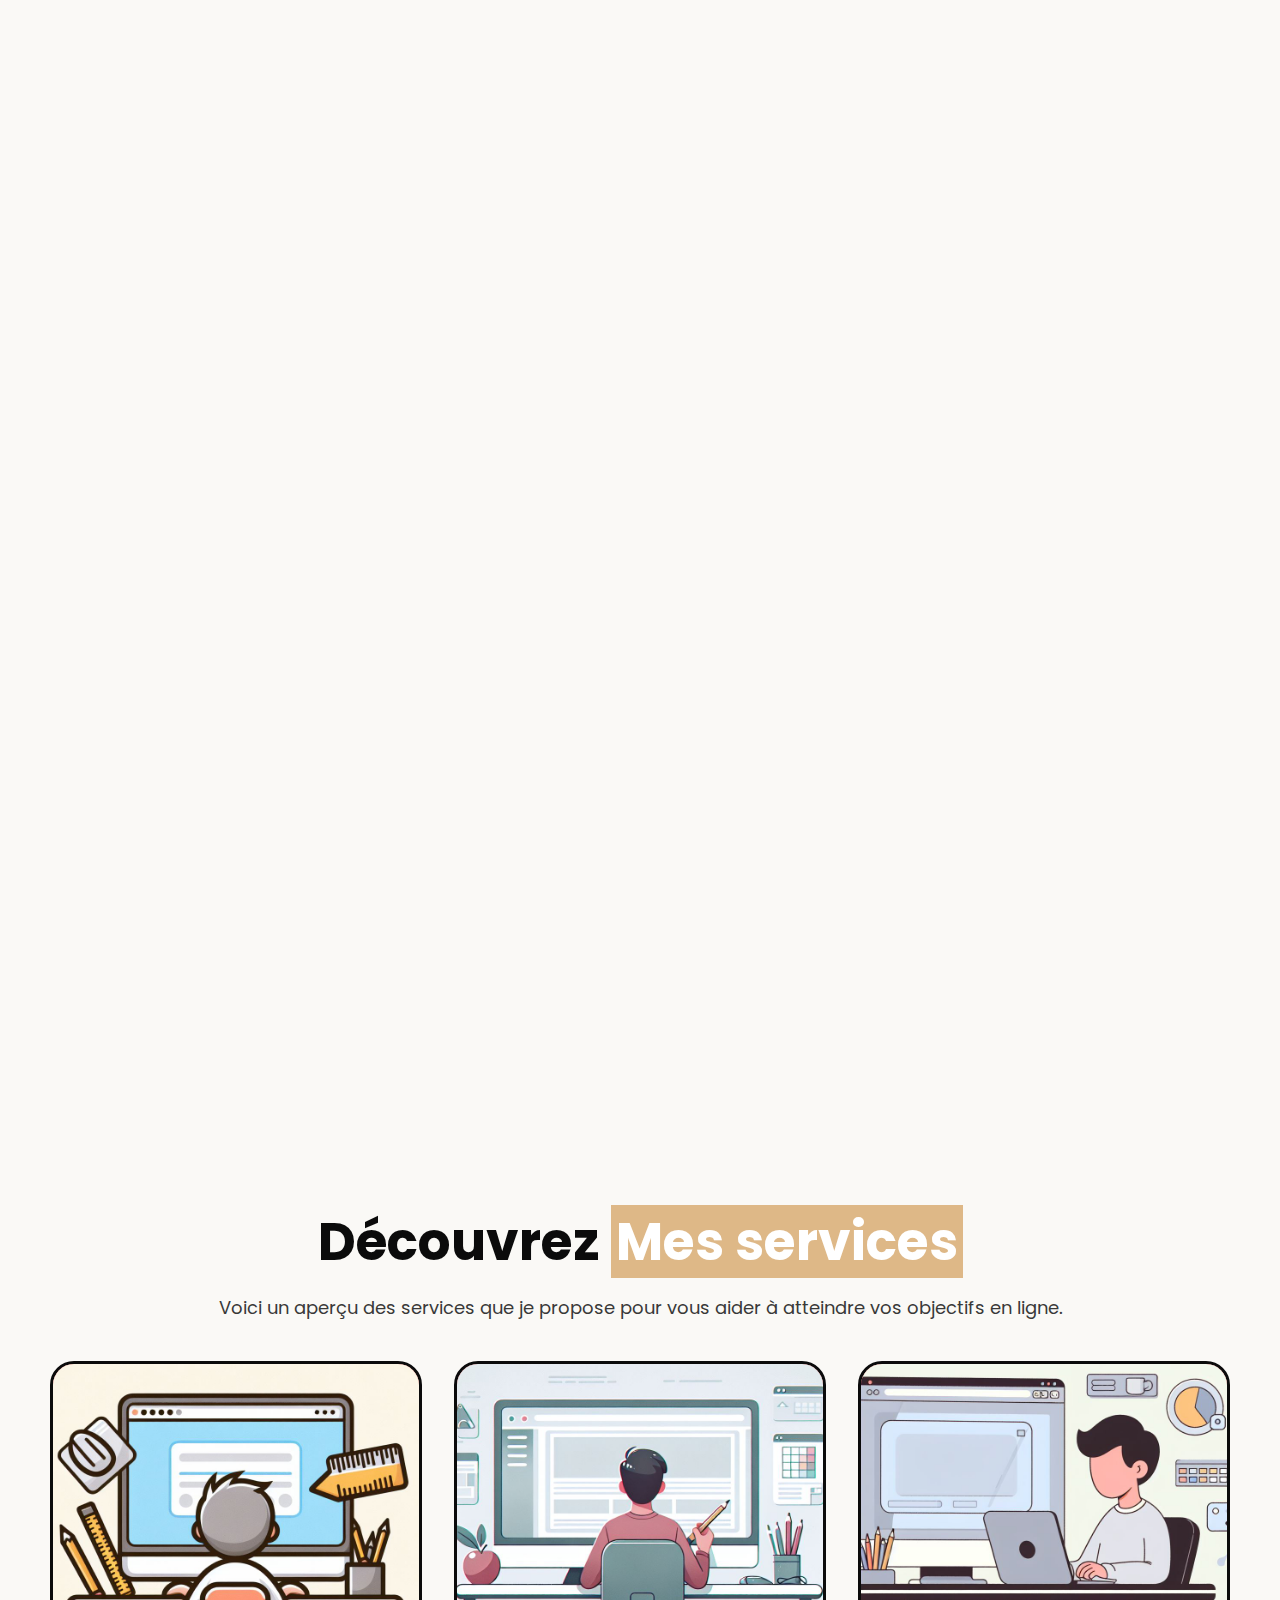
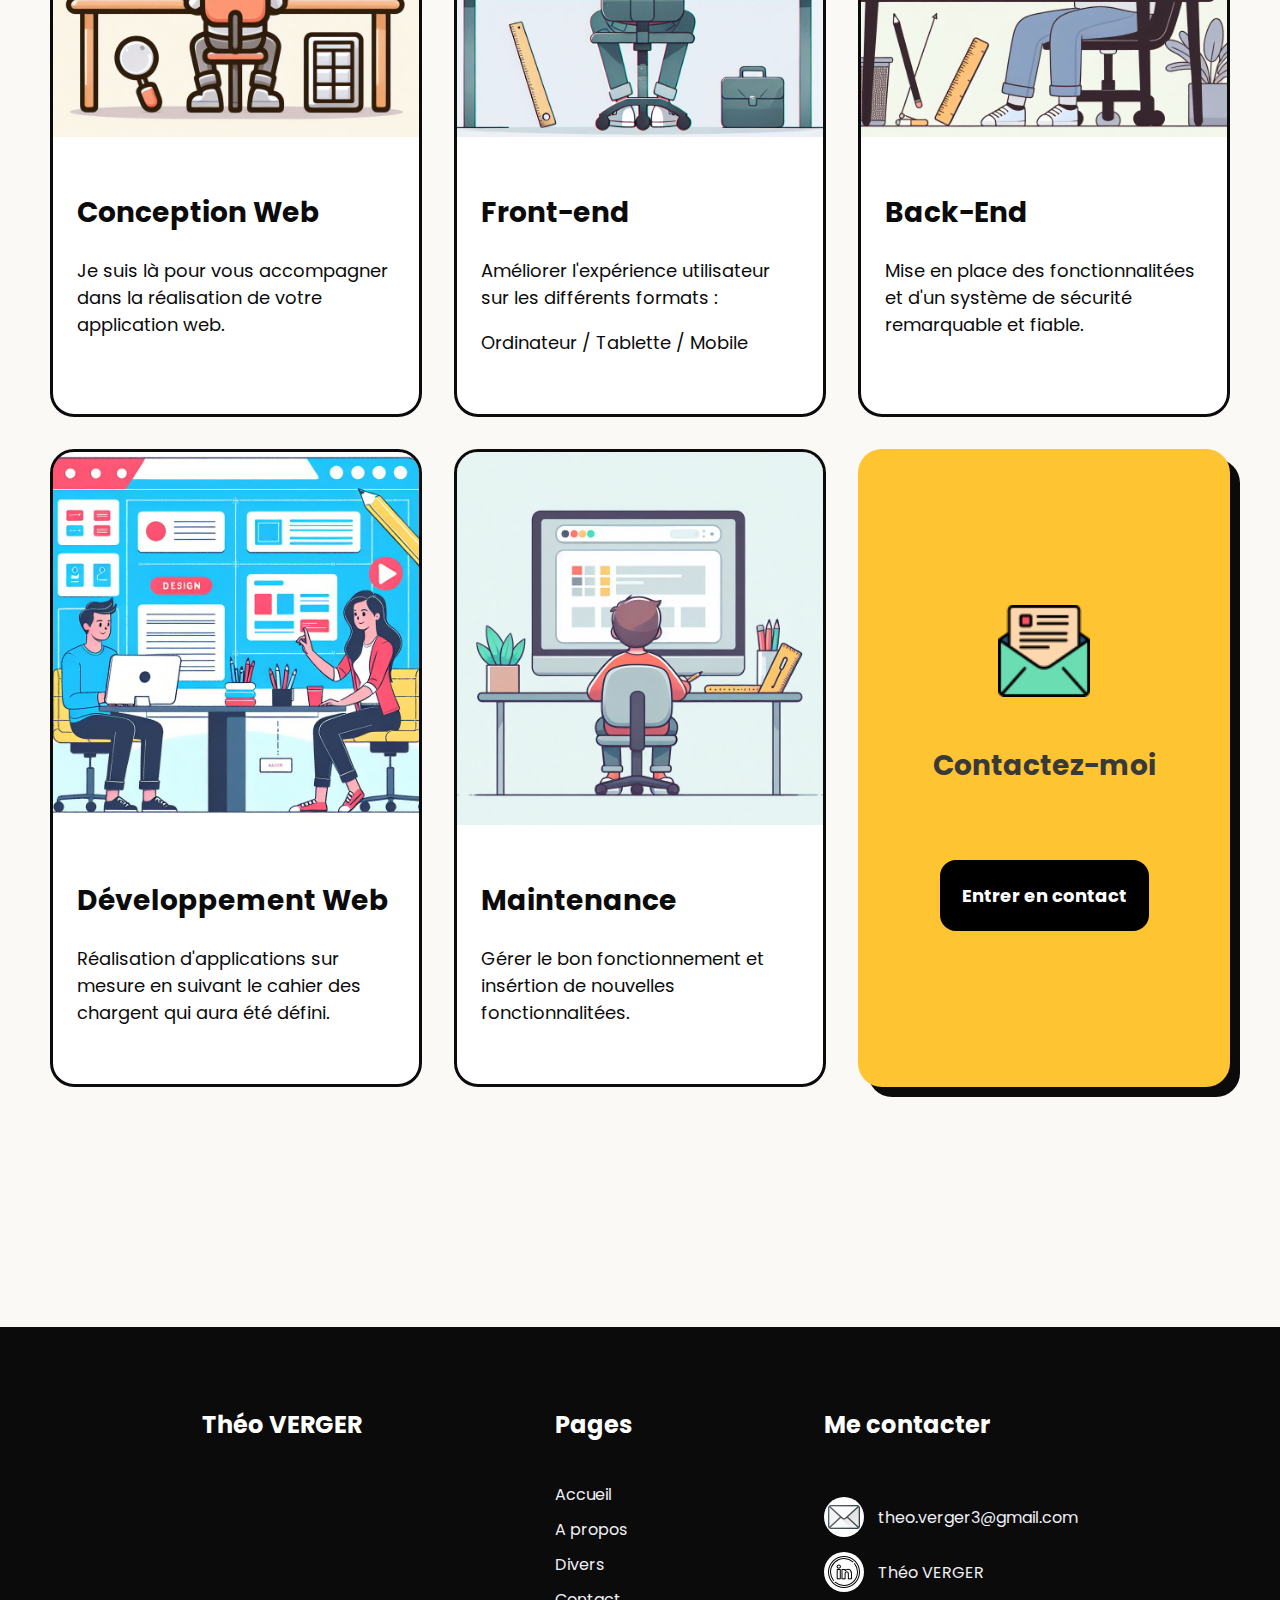
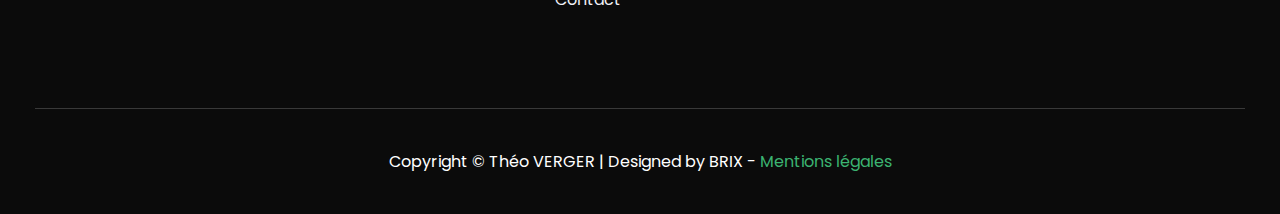
<file: index.html>
<!DOCTYPE html>
<html lang="en">
<head>
    <meta charset="UTF-8">
    <meta name="viewport" content="width=device-width, initial-scale=1.0">
    <title>Théo VERGER | Développeur Web</title>
    <link rel="icon" type="image/png" href="./imgs/logotv.jpg"/>
    <link rel="stylesheet" type="text/css" href="./css/home/home.css">
    <link rel="stylesheet" type="text/css" href="./css/responsive/mobile/home/rmhome.css">
    <link rel="stylesheet" type="text/css" href="./css/responsive/tablette/home/rthome.css">
    <link rel="stylesheet" type="text/css" href="./css/responsive/web/home/rwhome.css">
</head>
<body>
    <main>
        <div class="nav-container">
            <a href="index.html">
                <div class="icon-home">
                    <img src="./imgs/logotv.jpg" alt="Logo du site (redirection sur l'accueil)">
                </div>
            </a>
            <nav>
                <ul>
                    <li><a href="./index.html">Accueil</a></li>
                    <li><a href="html/about.html">A propos</a></li>
                    <li><a href="html/divers.html">Divers</a></li>
                    <li><a href="html/contact.html">Contact</a></li>
                </ul>
            </nav>
            <div class="right">
                <a href="html/contact.html">
                    <div class="icon-contact">
                        <img src="imgs/e-mail.png" alt="Icon d'enveloppe (redirection sur la page de contact)">
                    </div>
                </a>
                <div class="hamburger-menu">
                    <label class="hamburger-menu">
                        <input type="checkbox">
                    </label>
                    <div class="menu">
                        <ul>
                            <li><a href="index.html">Accueil</a></li>
                            <li><a href="html/about.html">A propos</a></li>
                            <li><a href="html/divers.html">Services</a></li>
                            <li><a href="html/contact.html">Contact</a></li>
                        </ul>
                    </div>
                </div>
            </div>
        </div>    

        <section class="home">
            <div>
                <h1>
                    <span class="brown">Théo VERGER</span>, développeur web <nobr>full stack</nobr>
                    <br> <span class="green">Rennes</span> (35)
                </h1>
                <div class="button-container">
                    <a href="html/contact.html" class="button-black">Entrer en contact</a>
                    <a href="html/about.html" class="button-white">En savoir plus sur moi</a>
                </div>
            </div>
            <div>
                <div class="profile">
                    <img src="imgs/profil.png" alt="Portrait de Théo VERGER, développeur web et web mobile full stack de Rennes">
                </div>
            </div>
        </section>
    </main>

    <section class="mesServices">
        <div>
            <h2>Découvrez <span class="brown">Mes services</span></h2>
            <p>Voici un aperçu des services que je propose pour vous aider à atteindre vos objectifs en ligne.</p>
        </div>

        <div class="card-container">
            <a href="#services">
                <div class="card">
                    <div class="card-illustration">
                        <img src="imgs/conception.jpg" alt="Illustration d'une conception web ">
                    </div>
                    <div class="card_description">
                        <h2>Conception Web</h2>
                        <p>Je suis là pour vous accompagner dans la réalisation de votre application web.</p>
                    </div>
                </div>
            </a>
            <a href="#services">
                <div class="card">
                    <div class="card-illustration">
                        <img src="imgs/frontend.jpg" alt="Illustration du front-end">
                    </div>
                    <div class="card_description">
                        <h2>Front-end</h2>
                        <p>Améliorer l'expérience utilisateur sur les différents formats :
                            <br>
                            <p class="listeFront">Ordinateur /  Tablette /  Mobile</p>
                        </p>
                    </div>
                </div>
            </a>
            <a href="#services">
                <div class="card">
                    <div class="card-illustration">
                        <img src="imgs/backend.jpg" alt="Illustration du back-end">
                    </div>
                    <div class="card_description">
                        <h2>Back-End</h2>
                        <p>Mise en place des fonctionnalitées et d'un système de sécurité remarquable et fiable.</p>
                    </div>
                </div>
            </a>
            <a href="#services">
                <div class="card">
                    <div class="card-illustration">
                        <img src="imgs/devappli.jpg" alt="Illustration du développement d'Applications web">
                    </div>
                    <div class="card_description">
                        <h2>Développement Web</h2>
                        <p>Réalisation d'applications sur mesure en suivant le cahier des chargent qui aura été défini.</p>
                    </div>
                </div>
            </a>
            <a href="#services">
                <div class="card">
                    <div class="card-illustration">
                        <img src="imgs/maintenance.jpg" alt="Illustration de maintenance de site web">
                    </div>
                    <div class="card_description">
                        <h2>Maintenance</h2>
                        <p>Gérer le bon fonctionnement et insértion de nouvelles fonctionnalitées.</p>
                    </div>
                </div>
            </a>

            <div class="card card-contact" id="services">
                <img src="imgs/poster.png" alt="Illustration d'enveloppe">
                <h2>Contactez-moi</h2>
                <br>
                <br>
                <div class="button-container">
                    <a href="html/contact.html" class="button-black">Entrer en contact</a>
                </div>
            </div>
        </div>
    </section>

    <div class="bk_black">
		<main>
			<footer>
				<div class="foot-container">
					<div>
						<h2>Théo VERGER</h2>
					</div>
					<div>
						<h2>Pages</h2>
						<ul>
							<li><a href="index.html">Accueil</a></li>
							<li><a href="html/about.html">A propos</a></li>
							<li><a href="html/divers.html">Divers</a>
							<li><a href="html/contact.html">Contact</a></li>
						</ul>
					</div>
					<div class="footer-contact">
						<h2>Me contacter</h2>
						<div>
							<div>
                                <img src="imgs/enveloppe.png" alt="Illustration d'une enveloppe">
                            </div>
                            <a href="mailto:theo.verger3@gmail.com">theo.verger3@gmail.com</a>
						</div>
						<div>
							<a href="https://www.linkedin.com/in/th%C3%A9o-verger/" rel="noopener" target="_blanck">
                                <div>
                                    <img src="imgs/linkedin.png" alt="Illustration du logo de linkedin">
                                </div>
							    Théo VERGER
                            </a>
						</div>
					</div>
				</div>
				<div class="copyright">
					Copyright © Théo VERGER | Designed by BRIX - <a href=""><nobr>Mentions légales</nobr></a>
				</div>
			</footer>
		</main>
    </div>    
</body>
</html>
</file>
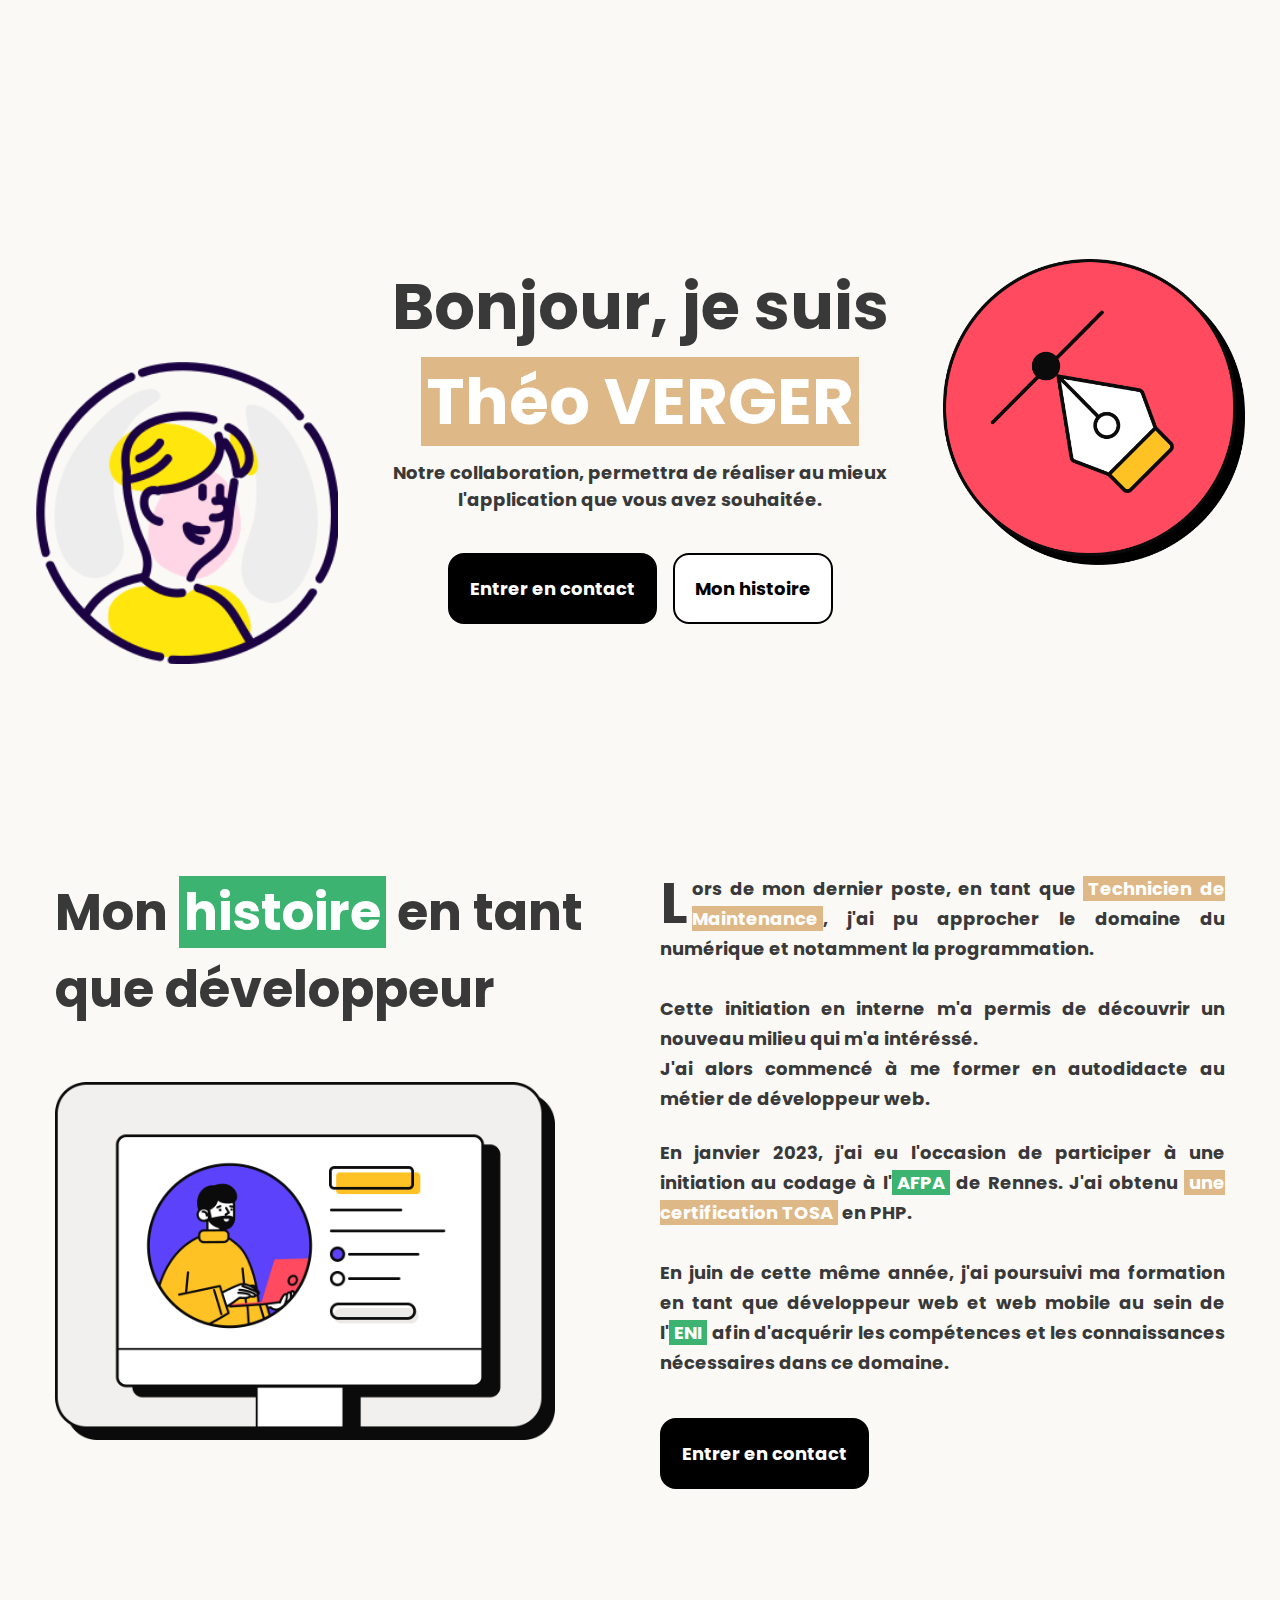
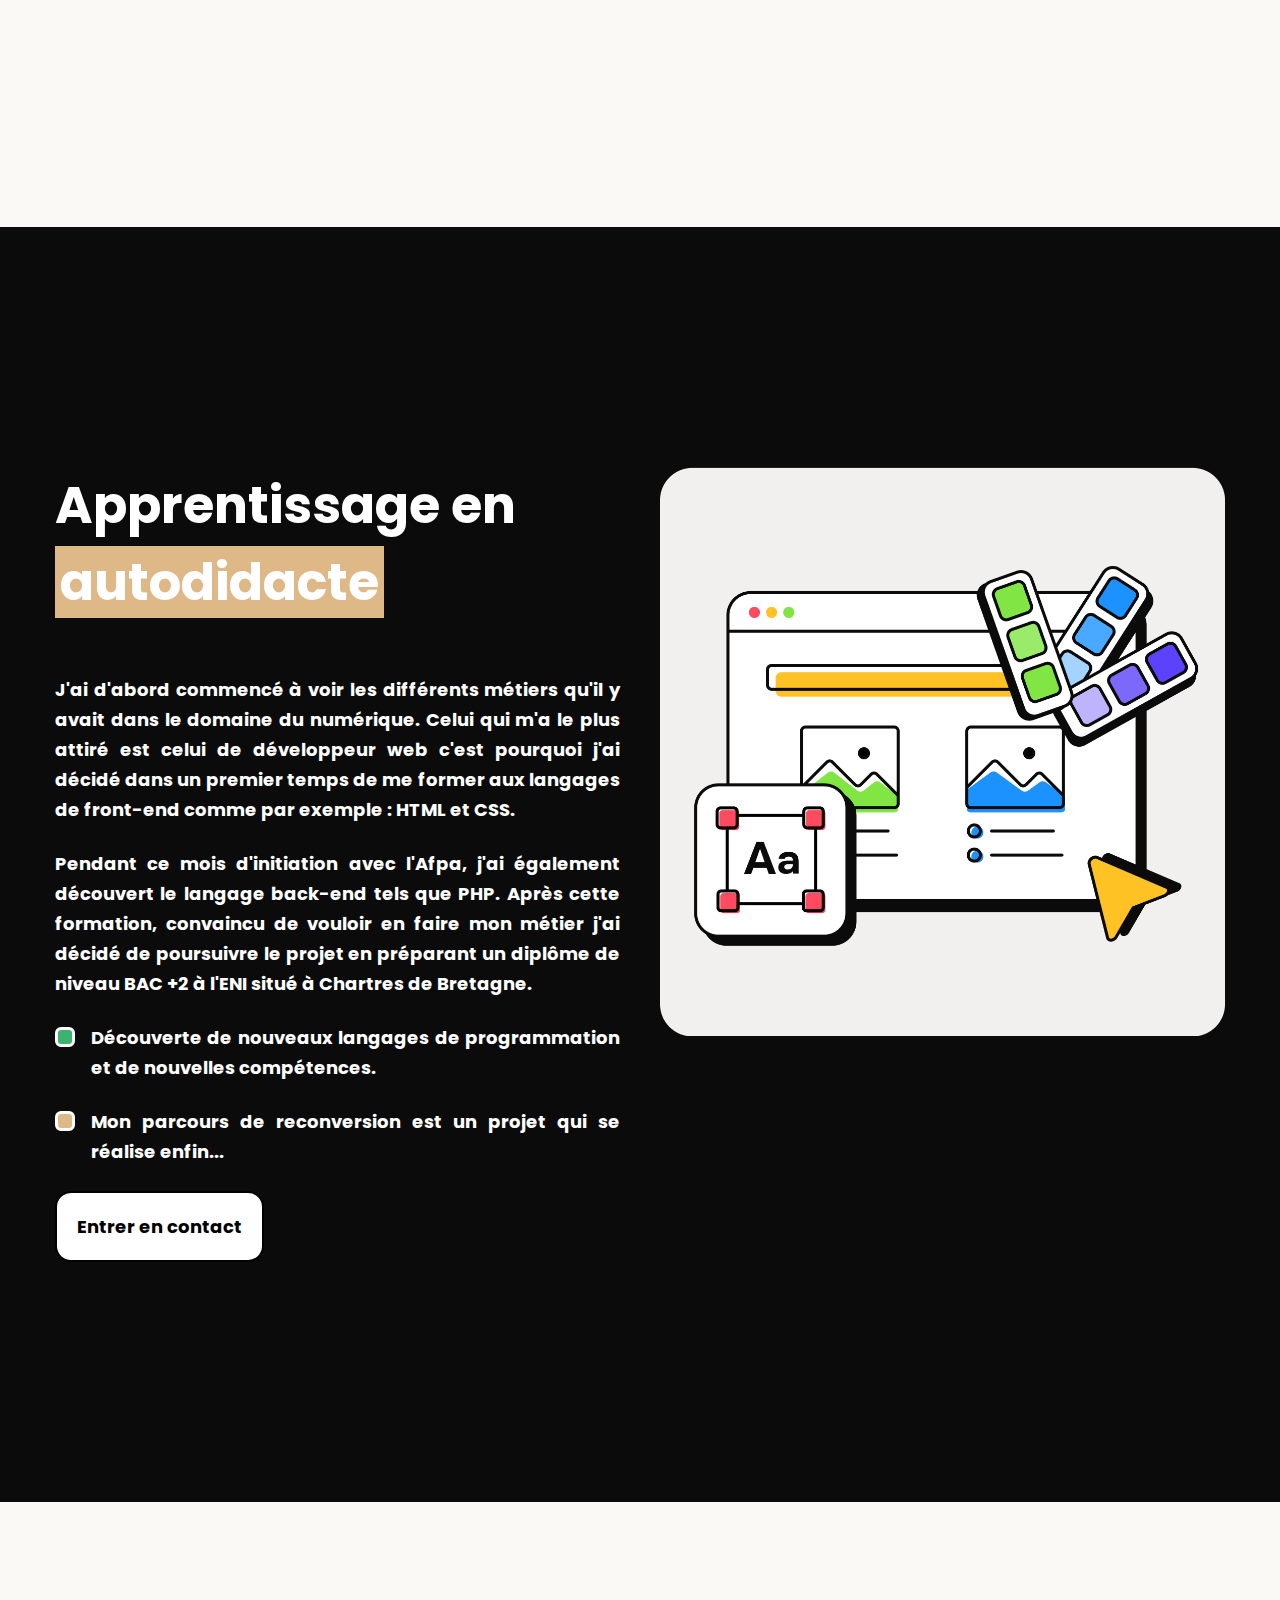
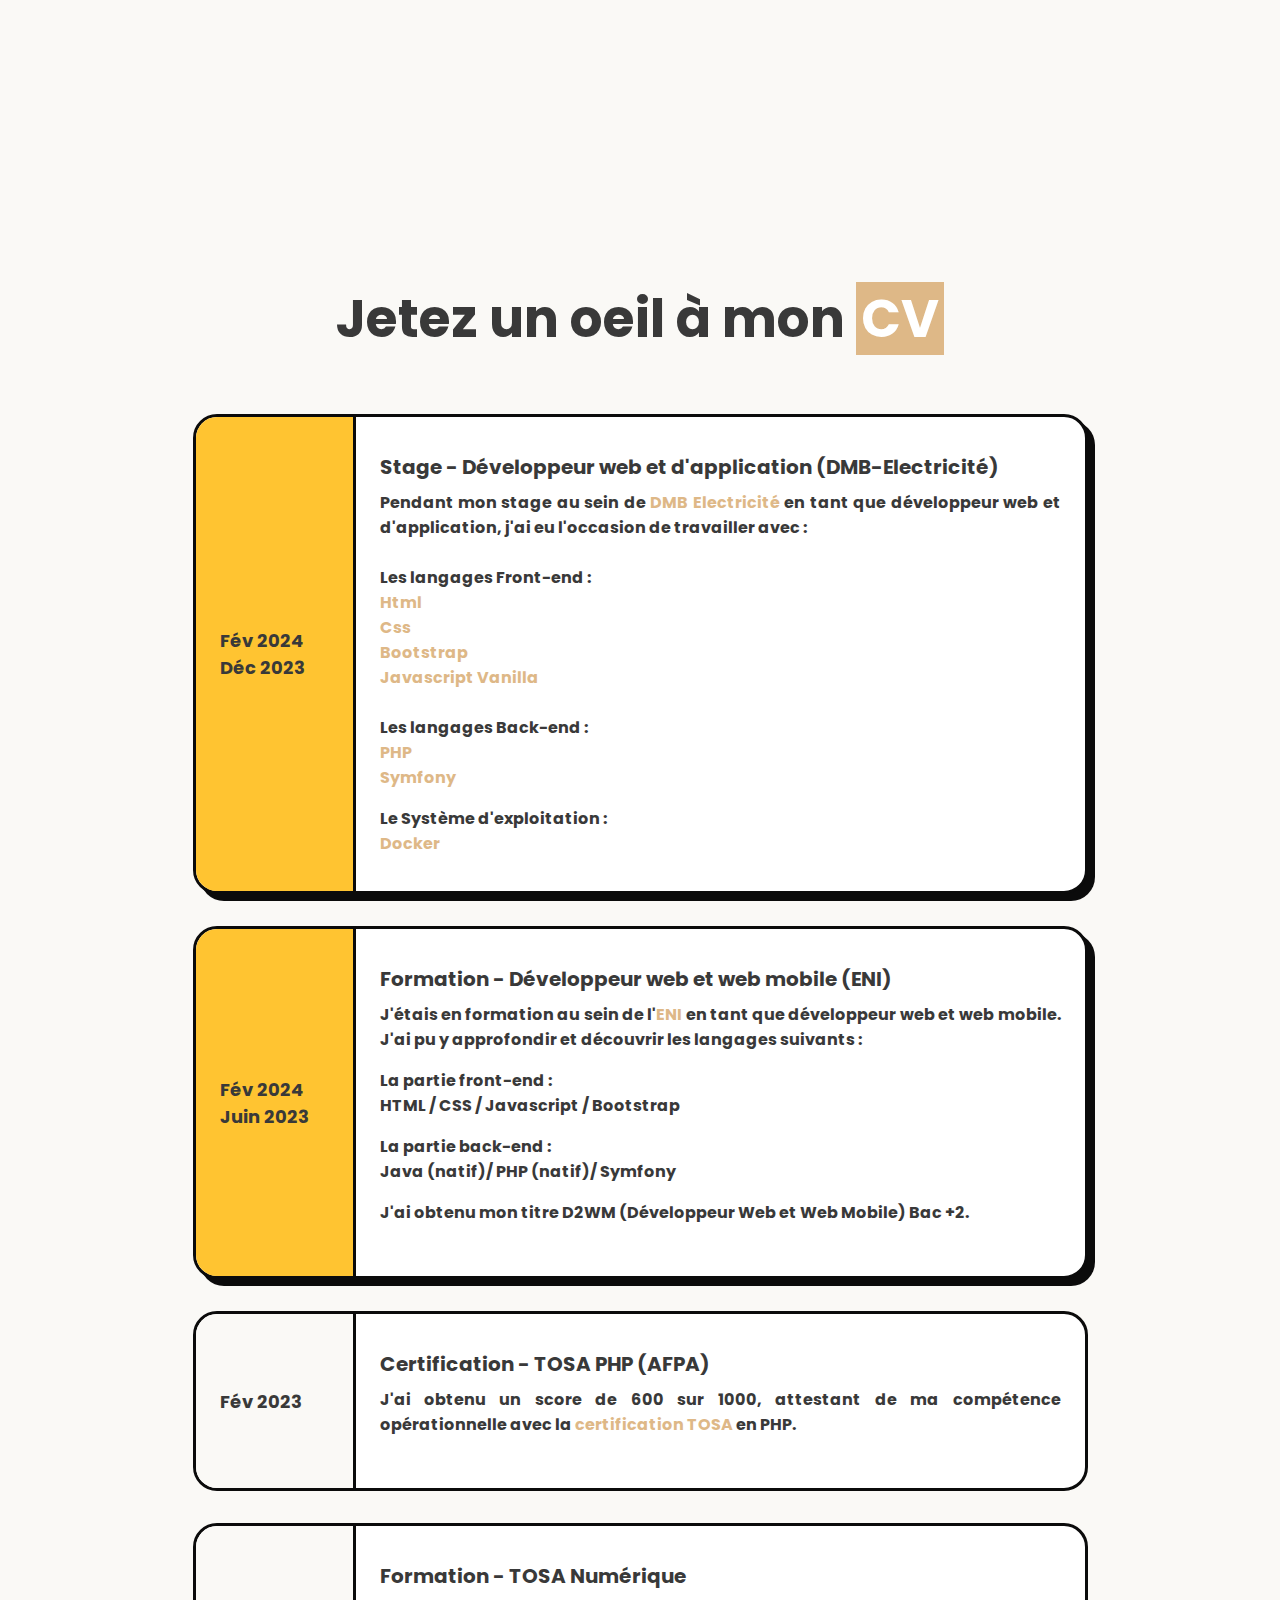
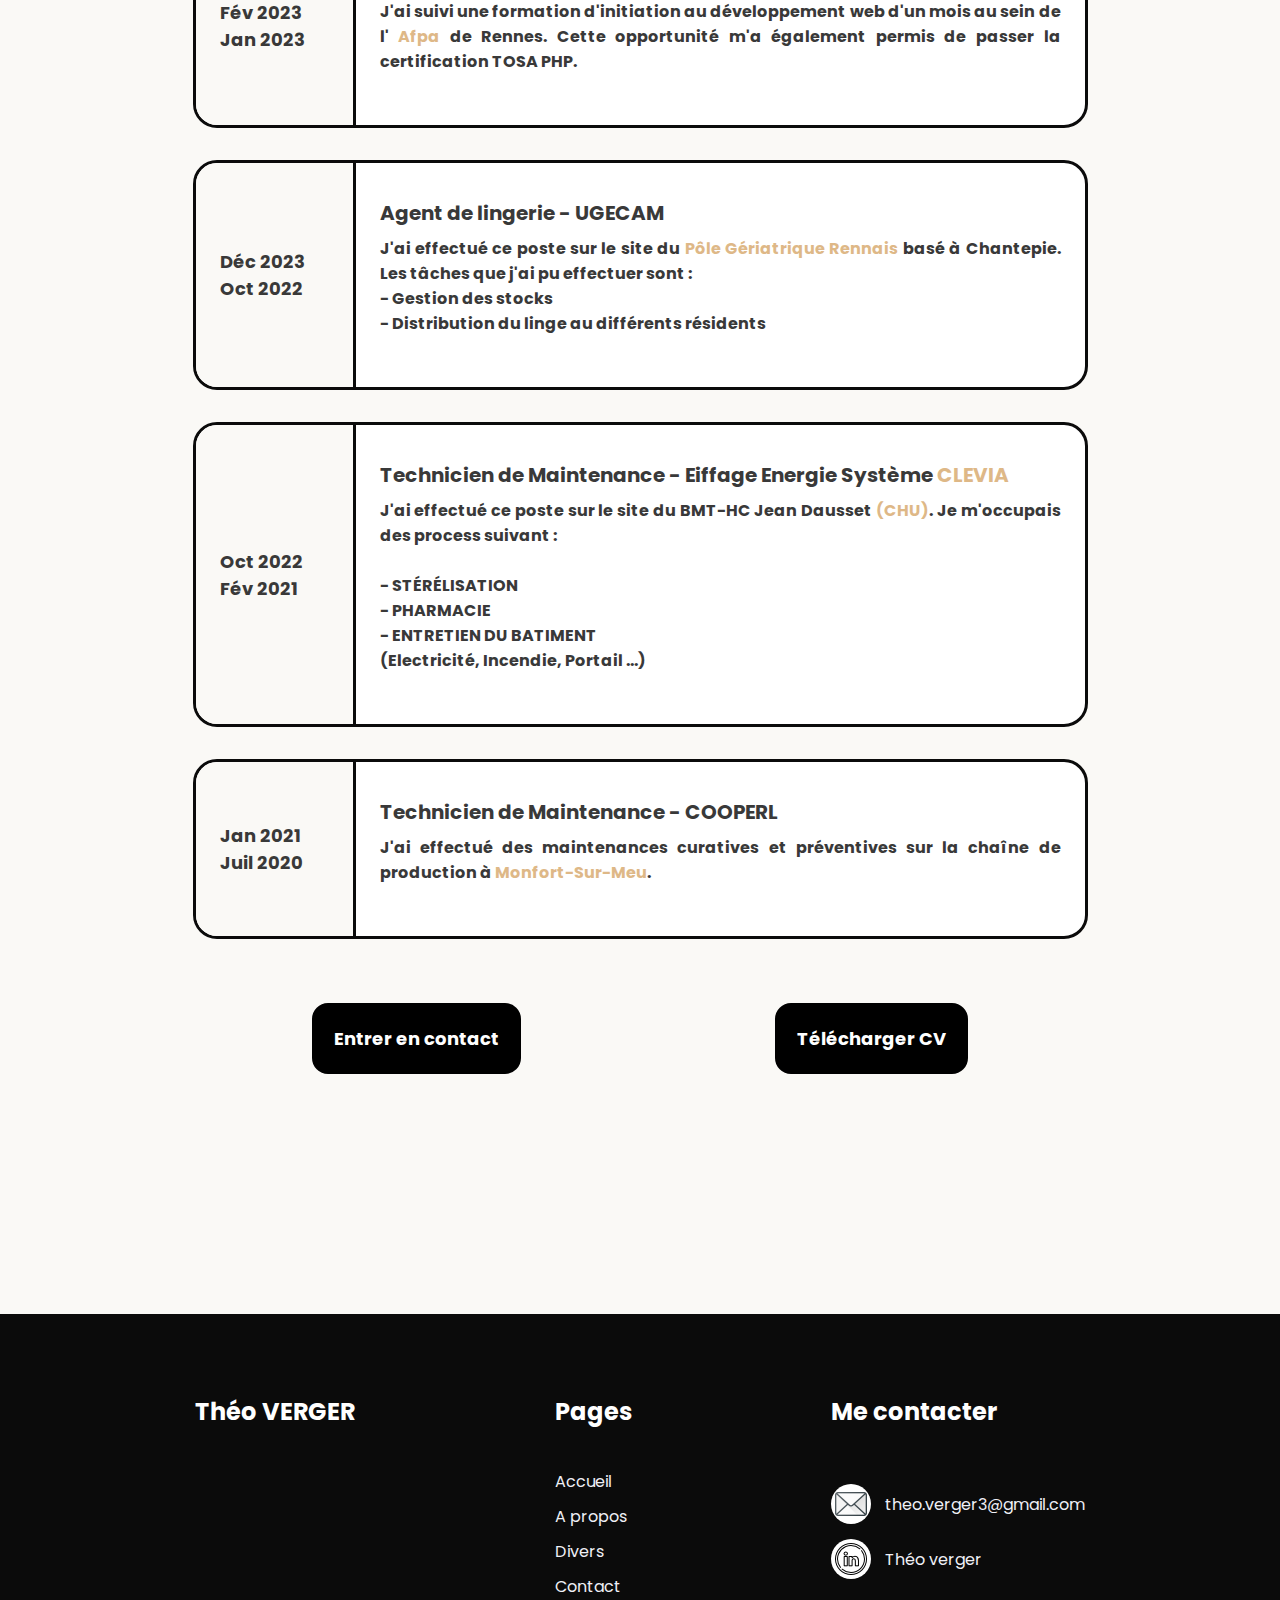
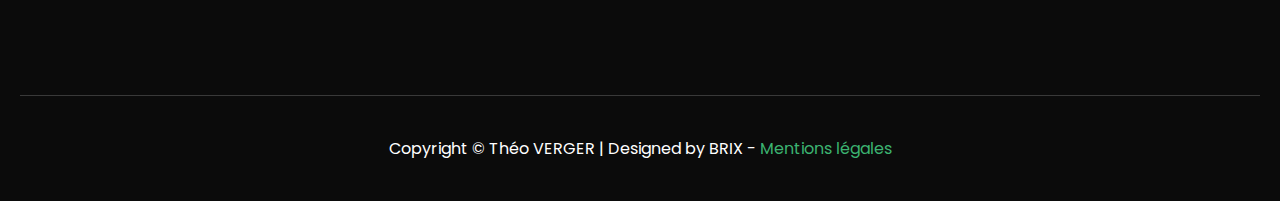
<file: html/about.html>
<!DOCTYPE html>
<html lang="en">
<head>
    <meta charset="UTF-8">
    <meta name="viewport" content="width=device-width, initial-scale=1.0">
    <title>Théo VERGER | Développeur Web</title>
    <link rel="icon" type="image/png" href="../imgs/logotv.jpg" />
    <link rel="stylesheet" type="text/css" href="../css/about/about.css">
    <link rel="stylesheet" type="text/css" href="../css/responsive/mobile/about/rmabout.css">
    <link rel="stylesheet" type="text/css" href="../css/responsive/tablette/about/rtabout.css">
    <link rel="stylesheet" type="text/css" href="../css/responsive/web/about/rwabout.css">
</head>

<body>
    <main>
        <div class="nav-container">
            <a href="../index.html">
                <div class="icon-home">
                    <img src="../imgs/logotv.jpg" alt="Logo du site (redirection sur l'accueil)">
                </div>
            </a>
            <nav>
                <ul>
                    <li><a href="../index.html">Accueil</a></li>
                    <li><a href="./about.html">A propos</a></li>
                    <li><a href="./divers.html">Divers</a></li>
                    <li><a href="./contact.html">Contact</a></li>
                </ul>
            </nav>
            <div class="right">
                <a href="./contact.html">
                    <div class="icon-contact">
                        <img src="../imgs/e-mail.png" alt="Icon d'enveloppe (redirection sur la page de contact)">
                    </div>
                </a>
                <div class="hamburger-menu">
                    <label class="hamburger-menu">
                        <input type="checkbox">
                    </label>
                    <div class="menu">
                        <ul>
                            <li><a href="../index.html">Accueil</a></li>
                            <li><a href="./about.html">A propos</a></li>
                            <li><a href="./divers.html">Divers</a></li>
                            <li><a href="./contact.html">Contact</a></li>
                        </ul>
                    </div>
                </div>
            </div>
        </div>
        
        <section class="about">
			<img src="../imgs/avatar-homme.png" alt="Illustration d'un avatar avec une barbe">
			<div>
				<h1>Bonjour, <nobr>je suis</nobr> <span class="brown"><nobr>Théo VERGER</nobr></span></h1>
				<p>Notre collaboration, permettra de réaliser au mieux l'application que vous avez souhaitée.</p>

				<div class="button-container">
					<a href="./contact.html" class="button-black">Entrer en contact</a>
					<a href="#mon-histoire" class="button-white">Mon histoire</a>
				</div>
			</div>
			<img src="../imgs/about-hero-rigth.png" alt="Illustration d'une mine d'encrier">
		</section>

		<section class="mon-histoire" id="mon-histoire">
			<div>
				<h2>Mon <span class="green">histoire</span> en tant que développeur</h2>
				<img src="../imgs/my-story-image.png" alt="Illustration d'une vue d'écran pc composé d'un avatar et de texte fictif">
			</div>
			<div>
				<p>Lors de mon dernier poste, en tant que <span class="brown">Technicien de Maintenance</span>,
                    
                j'ai pu approcher le domaine du numérique et notamment  la programmation.<br><br>
                
                Cette initiation en interne m'a permis de découvrir un nouveau milieu qui m'a intéréssé.<br>
                
                J'ai alors commencé à me former en autodidacte  au métier de développeur web.</p>

				<p>En janvier 2023, j'ai eu l'occasion de participer à une initiation au codage à l'<span class="green">AFPA</span> de Rennes. 
                    
                J'ai obtenu <span class="brown">une certification TOSA</span> en PHP.<br>
                <br>
                
                En juin de cette même année,
                
                j'ai poursuivi ma formation en tant que développeur web et web mobile
                
                au sein de l'<span class="green">ENI</span> afin d'acquérir les compétences 
                
                et les connaissances nécessaires dans ce domaine.</p>

			
				<div class="button-container">
					<a href="./contact.html" class="button-black">Entrer en contact</a>
                </div>
			</div>
		</section>
        <div class="bk_black">
            <main>
                <section class="mon-histoire">
                    <div>
                        <h2>Apprentissage en <span class="brown">autodidacte</span></h2>
                        
                        <p>J'ai d'abord commencé à voir les différents métiers qu'il y avait dans le domaine du numérique.
                        
                        Celui qui m'a le plus attiré est celui de développeur web c'est pourquoi j'ai décidé dans un premier temps de
                        
                       me former aux langages de front-end comme par exemple : HTML et CSS.</p>

                        <p>Pendant ce mois d'initiation avec l'Afpa, j'ai également découvert le langage back-end tels que PHP.
                        
                        Après cette formation, convaincu de vouloir en faire mon métier j'ai décidé de poursuivre le projet en  préparant
                    
                        un diplôme de niveau BAC +2 à l'ENI situé à Chartres de Bretagne.</p>
                        
                        <div class="fake-liste">
                            <div>
                                <div class="bullet-bk-black bullet-green"></div>
                                <p>Découverte de nouveaux langages de programmation et de nouvelles compétences.</p>
                            </div>
                            <div>
                                <div class="bullet-bk-black bullet-brown"></div>
                                <p>Mon parcours de reconversion est un projet qui se réalise enfin...</p>
                            </div>
                        </div>
                        <div class="button-container">
                            <a href="./contact.html" class="button-white-blue">Entrer en contact</a>
                        </div>
                    </div>
                    <div>
                        <img src="../imgs/desigining-experience.png" alt="Illustration varier d'une mise en page web design">
                    </div>
                </section>
            </main>
        </div>

        <main>
            <section class="cv">
                <h2>Jetez un oeil à mon <a href="../imgs/Alternance Théo VERGER.pdf"><span class="brown">CV</span></a></h2></h2>	
                <div class="cv-container">
                    <div class="card active">
                        <div>
                            <h3>Stage - Développeur web et d'application (DMB-Electricité)</h3>
                            <p>Pendant mon stage au sein de <a href="https://www.dmbelectricite.fr/" target="_blanck"  title="Vous allez être redirigé sur le site https://www.dmbelectricite.fr/ dans un nouvel onglet">DMB Electricité</a>
                            en tant que développeur web et d'application, j'ai eu l'occasion de travailler avec :<br><br>
                            Les langages Front-end  :<br> 
                            <a href="https://developer.mozilla.org/fr/docs/Web/HTML">Html</a><br>
                            <a href="https://developer.mozilla.org/fr/docs/Web/CSS/Reference">Css</a><br>
                            <a href="https://getbootstrap.com/docs/5.0/getting-started/introduction/Bootstrap">Bootstrap</a><br>
                            <a href="https://developer.mozilla.org/fr/docs/Web/JavaScript">Javascript Vanilla</a><br><br>
                            Les langages Back-end :<br>
                            <a href="https://www.php.net/docs.php">PHP</a><br>
                            <a href="https://symfony.com/doc/current/index.html">Symfony</a></p>
                            Le Système d'exploitation :<br>
                            <a href="https://docs.docker.com/">Docker</a>
                        </div>
                        <div>
                            <span>Fév 2024</span>
                            <span>Déc 2023</span>
                        </div>
                    </div>
                    <div class="card active">
                        <div>
                            <h3>Formation - Développeur web et web mobile (ENI)</h3>
                            <p>J'étais en formation au sein de l'<a href="https://www.eni-ecole.fr/" target="_blanck" title="Vous allez être redirigé sur le site https://www.eni-ecole.fr/ dans un nouvel onglet">ENI</a> en tant que développeur web et web mobile.
                            J'ai pu y approfondir  et découvrir les langages suivants :</p>
                            La partie front-end :<br>
                            <p>HTML / CSS / Javascript / Bootstrap</p>
                            La partie back-end :<br>
                            <p>Java (natif)/ PHP (natif)/ Symfony</p>
                            J'ai obtenu mon titre D2WM (Développeur Web et Web Mobile) Bac +2.</p>
                        </div>
                        <div>
                            <span>Fév 2024</span>
                            <span>Juin 2023</span>
                        </div>
                    </div>
                    <div class="card">
                        <div>
                            <h3>Certification - TOSA PHP (AFPA)</h3>
                            <p>J'ai obtenu un score de 600 sur 1000, attestant de ma compétence opérationnelle avec la 
                                <a href="https://www.tosa.org/FR/certification-php?sbj_id=103" target="_blanck" title="Vous allez être redirigé sur le site https://www.tosa.org/ dans un nouvel onglet">certification TOSA</a>
                                en PHP.</p>
                        </div>
                        <div>
                            <span>Fév 2023</span>
                        </div>
                    </div>
                    <div class="card">
                        <div>
                            <h3>Formation - TOSA Numérique</h3>
                            <p>J'ai suivi une formation d'initiation au développement web d'un mois au sein de l'
                                <a href="https://www.afpa.fr/centre/centre-de-rennes" target="_blanck" title="Vous allez être redirigé sur le site https://www.afpa.fr/ dans un nouvel onglet">Afpa</a>
                                de Rennes.
                                Cette opportunité m'a également permis de passer la certification TOSA PHP.</p>
                        </div>
                        <div>
                            <span>Fév 2023</span>
                            <span>Jan 2023</span>
                        </div>
                    </div> 
                    <div class="card">
                        <div>
                            <h3>Agent de lingerie - UGECAM</h3>
                            <p>J'ai effectué ce poste sur le site du 
                                <a href="https://www.groupe-ugecam.fr/pole-geriatrique-rennais" target="_blanck" title="Vous allez être redirigé sur le site https://www.groupe-ugecam.fr/pole-geriatrique-rennais dans un nouvel onglet">Pôle Gériatrique Rennais</a>
                                basé à Chantepie.
                                Les tâches que j'ai pu effectuer sont : <br>
                                - Gestion des stocks<br>
                                - Distribution du linge au différents résidents
                            </p>
                        </div>
                        <div>
                            <span>Déc 2023</span>
                            <span>Oct 2022</span>
                        </div>
                    </div>
                    
                    <div class="card">
                        <div>
                            <h3>Technicien de Maintenance - Eiffage Energie Système <a href="https://www.eiffageenergiesystemes.com/home" >CLEVIA</a></h3>
                            <p>J'ai effectué ce poste sur le site du BMT-HC Jean Dausset
                                <a href="https://www.chu-rennes.fr/index.html" target="_blanck"  title="Vous allez être redirigé sur le site https://www.chu-rennes.fr/index.html dans un nouvel onglet"> (CHU)</a>.
                            Je m'occupais des process suivant :
                            <br>
                            <br>
                            - STÉRÉLISATION<br>
                            - PHARMACIE<br>
                            - ENTRETIEN DU BATIMENT<br>
                            (Electricité, Incendie, Portail ...)
                            </p>
                        </div>
                        <div>
                            <span>Oct 2022</span>
                            <span>Fév 2021</span>
                        </div>
                    </div>
                    <div class="card">
                        <div>
                            <h3>Technicien de Maintenance - COOPERL <a href="https://www.cooperl.com/" ></a></h3>
                            <p>J'ai effectué des maintenances curatives et préventives sur la chaîne de production à 
                                <a href="https://www.cooperl.com/" >Monfort-Sur-Meu</a>.</p>
                        </div>
                        <div>
                            <span>Jan 2021</span>
                            <span>Juil 2020</span>
                        </div>
                    </div>
                </div>
                <div class="button-container">
                    <a href="./contact.html" class="button-black">Entrer en contact</a>
                    <a href="../imgs/Alternance Théo VERGER.pdf" class="button-black" target="_blank">Télécharger CV</a>
                </div>
            </section>
        </main>

        <div class="bk_black">
		<main>
			<footer>
				<div class="foot-container">
					<div>
						<h2>Théo VERGER</h2>
					</div>
					<div>
						<h2>Pages</h2>
						<ul>
							<li><a href="../index.html">Accueil</a></li>
							<li><a href="./about.html">A propos</a></li>
							<li><a href="./divers.html">Divers</a>
							<li><a href="./contact.html">Contact</a></li>
						</ul>
					</div>
					<div class="footer-contact">
						<h2>Me contacter</h2>
                        <div>
							<div>
                                <img src="../imgs/enveloppe.png" alt="Illustration d'une enveloppe">
                            </div>
                            <a href="mailto:theo.verger3@gmail.com">theo.verger3@gmail.com</a>
						</div>
						<div>
							<a href="https://www.linkedin.com/in/th%C3%A9o-verger/" rel="noopener" target="_blanck">
                                <div>
                                    <img src="../imgs/linkedin.png" alt="Illustration du logo de linkedin">
                                </div>
							    Théo verger
                            </a>
						</div>
					</div>
				</div>
				<div class="copyright">
					Copyright © Théo VERGER | Designed by BRIX - <a href=""><nobr>Mentions légales</nobr></a>
				</div>
			</footer>
		</main>
	</main>  
</body>
</html>
</file>
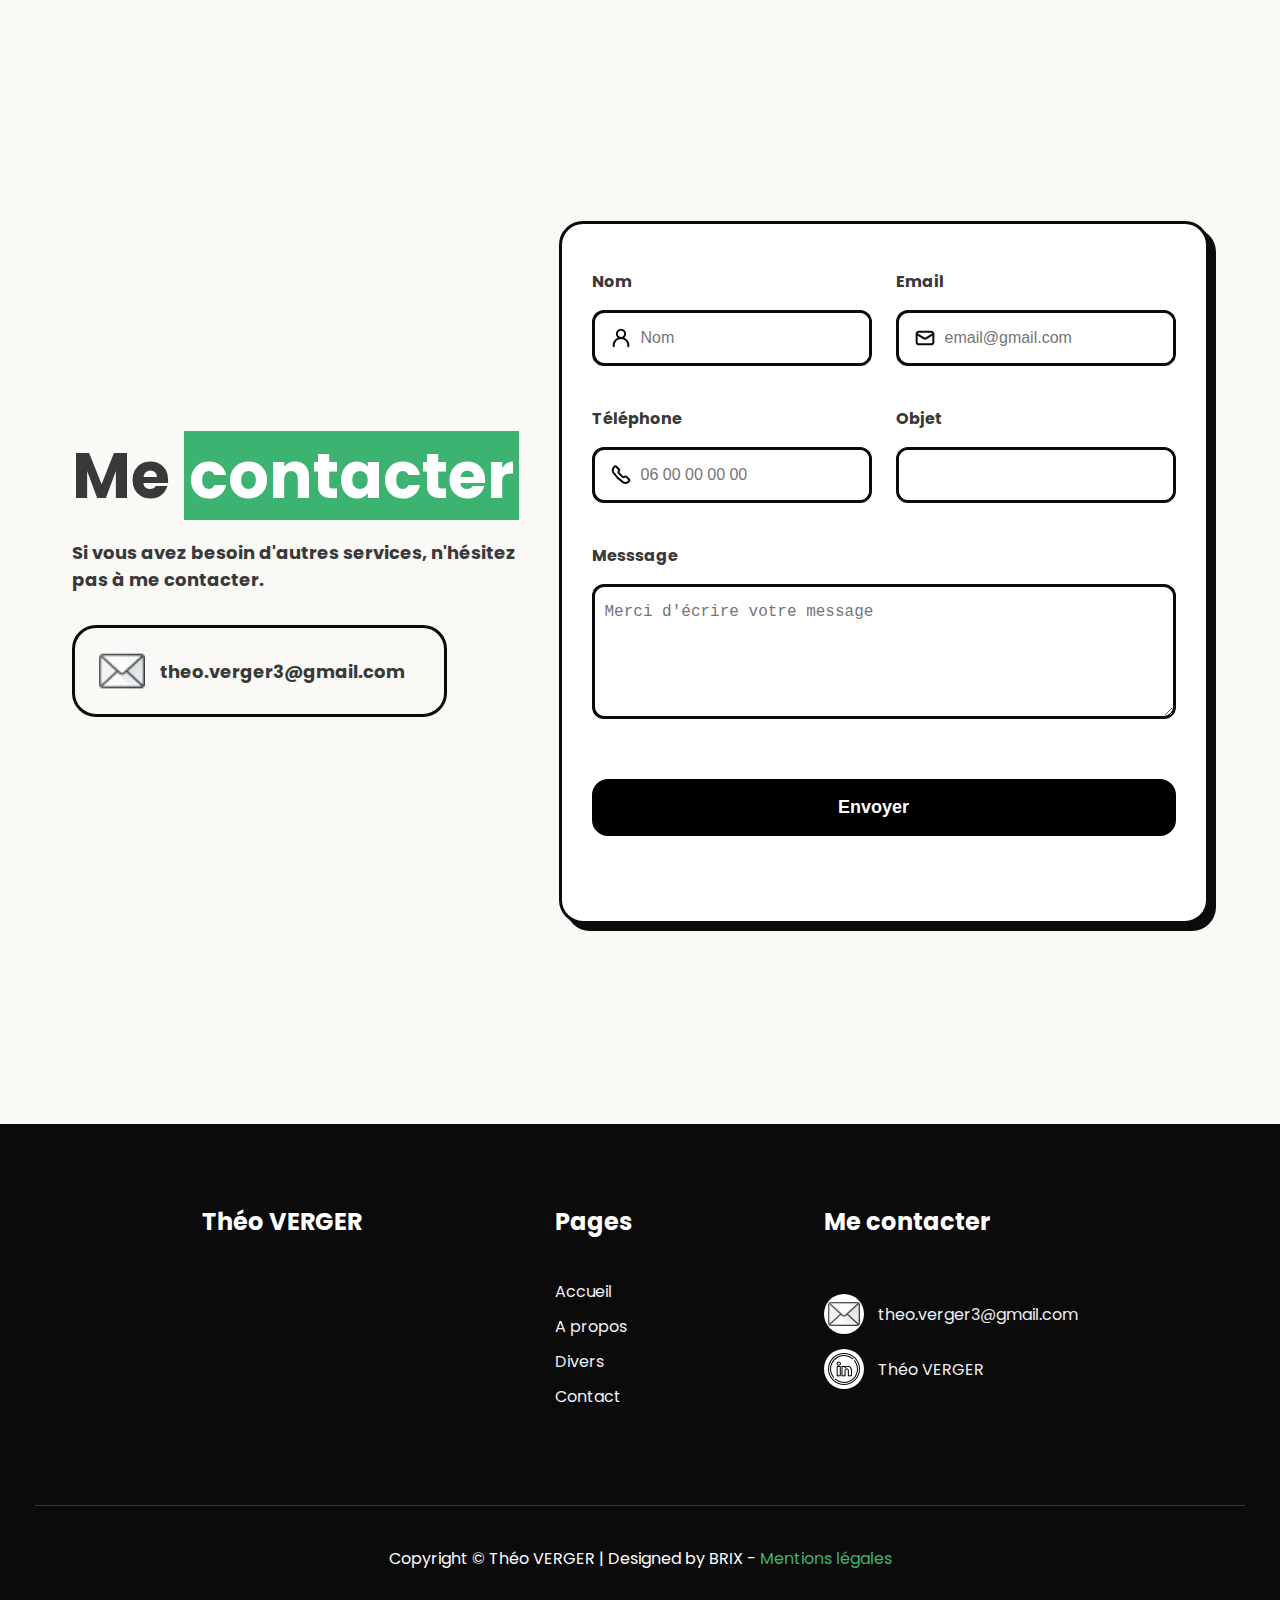
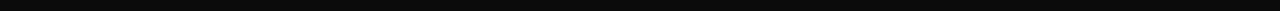
<file: html/contact.html>
<!DOCTYPE html>
<html lang="en">
<head>
    <meta charset="UTF-8">
    <meta name="viewport" content="width=device-width, initial-scale=1.0">
    <title>Théo VERGER | Développeur Web</title>
    <link rel="icon" type="image/png" href="../imgs/logotv.jpg" />
    <link rel="stylesheet" type="text/css" href="../css/contact/contact.css">
    <link rel="stylesheet" type="text/css" href="../css/responsive/mobile/contact/rmcontact.css">
    <link rel="stylesheet" type="text/css" href="../css/responsive/tablette/contact/rtcontact.css">
    <link rel="stylesheet" type="text/css" href="../css/responsive/web/contact/rwcontact.css">
</head>

<body>
    <main>
        <div class="nav-container">
            <a href="../index.html">
                <div class="icon-home">
                    <img src="../imgs/logotv.jpg" alt="Logo du site (redirection sur l'accueil)">
                </div>
            </a>
            <nav>
                <ul>
                    <li><a href="../index.html">Accueil</a></li>
                    <li><a href="./about.html">A propos</a></li>
                    <li><a href="./divers.html">Divers</a></li>
                    <li><a href="./contact.html">Contact</a></li>
                </ul>
            </nav>
            <div class="right">
                <a href="./contact.html">
                    <div class="icon-contact">
                        <img src="../imgs/e-mail.png" alt="Icon d'enveloppe (redirection sur la page de contact)">
                    </div>
                </a>
                <div class="hamburger-menu">
                    <label class="hamburger-menu">
                        <input type="checkbox">
                    </label>
                    <div class="menu">
                        <ul>
                            <li><a href="../index.html">Accueil</a></li>
                            <li><a href="./about.html">A propos</a></li>
                            <li><a href="./divers.html">Services</a></li>
                            <li><a href="./contact.html">Contact</a></li>
                        </ul>
                    </div>
                </div>
            </div>
        </div>

        <section class="contact">
			<div>
				<h1>Me <span class="green">contacter</span></h1>
				<p>Si vous avez besoin d'autres services, n'hésitez<br>pas à me contacter.</p>
				<div class="contact-container">
					<div>
						<a href="mailto:theo.verger3@gmail.com"><img src="../imgs/enveloppe.png" alt="Illustration d'une enveloppe"> theo.verger3@gmail.com</a>
					</div>
				</div>
			</div>
			<form class="form-contact" method="POST" action="">
				<div class="container">
					<div class="small-container">
						<label for="name">Nom</label>
						<div class="input-container">
							<div>
								<img src="../imgs/icon-1-contact.svg" alt="Icon d'une silhouette">
							</div>
							<input type="text" id="name" name="name" placeholder="Nom" maxlength="255" required>
						</div>
					</div>
					<div class="small-container">
						<label for="mail">Email</label>
						<div class="input-container">
							<div>
								<img src="../imgs/icon-2-contact.svg" alt="Icon d'une enveloppe">
							</div>
							<input type="email" id="mail" name="mail" placeholder="email@gmail.com" maxlength="255" required>
						</div>
					</div>
				</div>
				<div class="container">
					<div class="small-container">
						<label for="numberPhone">Téléphone</label>
						<div class="input-container">
							<div>
								<img src="../imgs/icon-3-contact.svg" alt="Icon d'un Téléphone">
							</div>
							<input type="tel" id="numberPhone" name="numberPhone" placeholder="06 00 00 00 00" maxlength="15">
						</div>
					</div>
					<div class="small-container">
						<label for="objet">Objet</label>
						<div class="input-container">
							<input type="text" id="objet" name="objet" maxlength="255" required>
						</div>
					</div class="small-container">
				</div>
				<div class="container">
					<div class="small-container">
						<label for="message">Messsage</label>
						
						<textarea id="message" name="message" placeholder="Merci d'écrire votre message" required></textarea>
					</div>
				</div>
				<div class="container">
					<div class="small-container">
						<div class="button-container">
							<input type="submit" class="button-black" name="submit" value="Envoyer">
						</div>
					</div>
				</div>
			</form>
		</section>
	</main>
	
    <div class="bk_black">
        <main>
            <footer>
                <div class="foot-container">
                    <div>
                        <h2>Théo VERGER</h2>
                    </div>
                    <div>
                        <h2>Pages</h2>
                        <ul>
                            <li><a href="../index.html">Accueil</a></li>
                            <li><a href="./about.html">A propos</a></li>
                            <li><a href="./divers.html">Divers</a>
                            <li><a href="./contact.html">Contact</a></li>
                        </ul>
                    </div>
                    <div class="footer-contact">
                        <h2>Me contacter</h2>
                        <div>
							<div>
                                <img src="../imgs/enveloppe.png" alt="Illustration d'une enveloppe">
                            </div>
                            <a href="mailto:theo.verger3@gmail.com">theo.verger3@gmail.com</a>
						</div>
                        <div>
                            <a href="https://www.linkedin.com/in/th%C3%A9o-verger/" rel="noopener" target="_blanck"><div><img src="../imgs/linkedin.png" alt="Illustration du logo de linkedin"></div>
                            Théo VERGER</a>
                        </div>
                    </div>
                </div>
                <div class="copyright">
                    Copyright © Théo VERGER | Designed by BRIX - <a href=""><nobr>Mentions légales</nobr></a>
                </div>
            </footer>
        </main>
    </div>
</body>
</html>
</file>
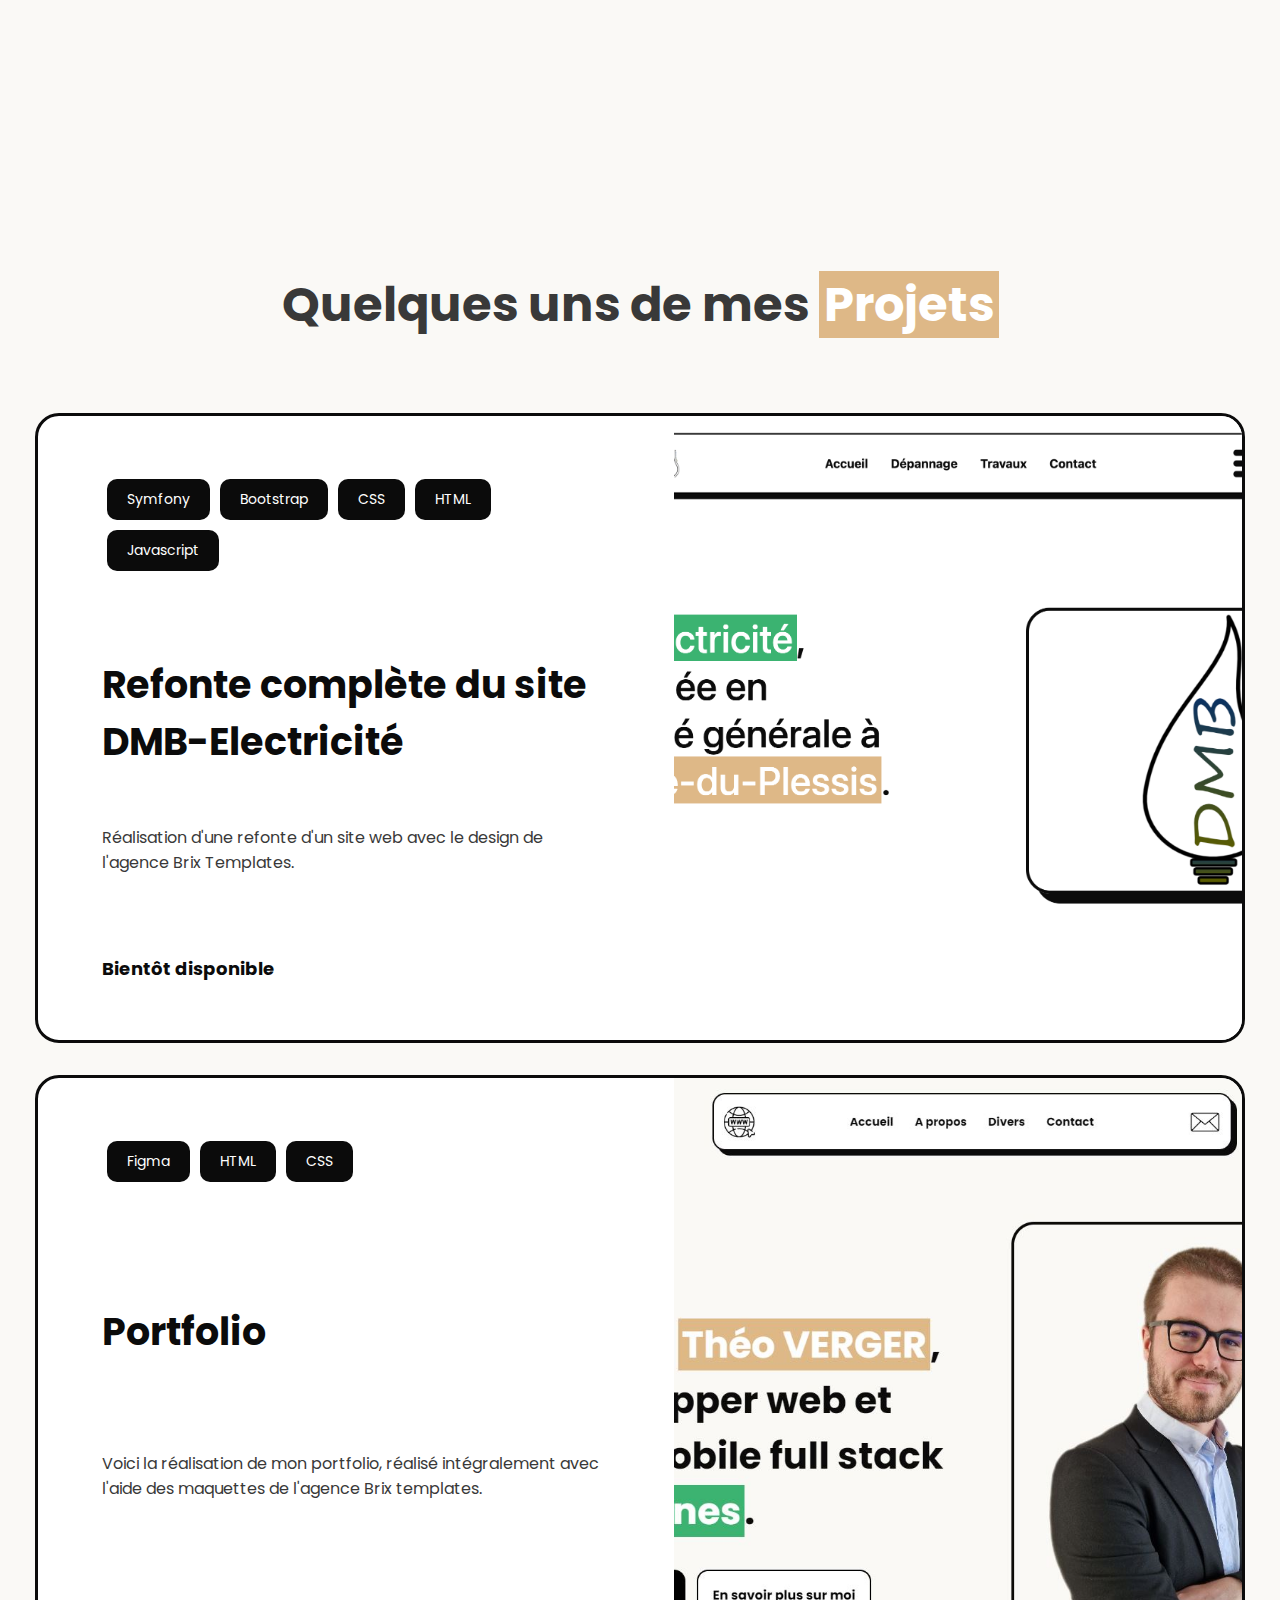
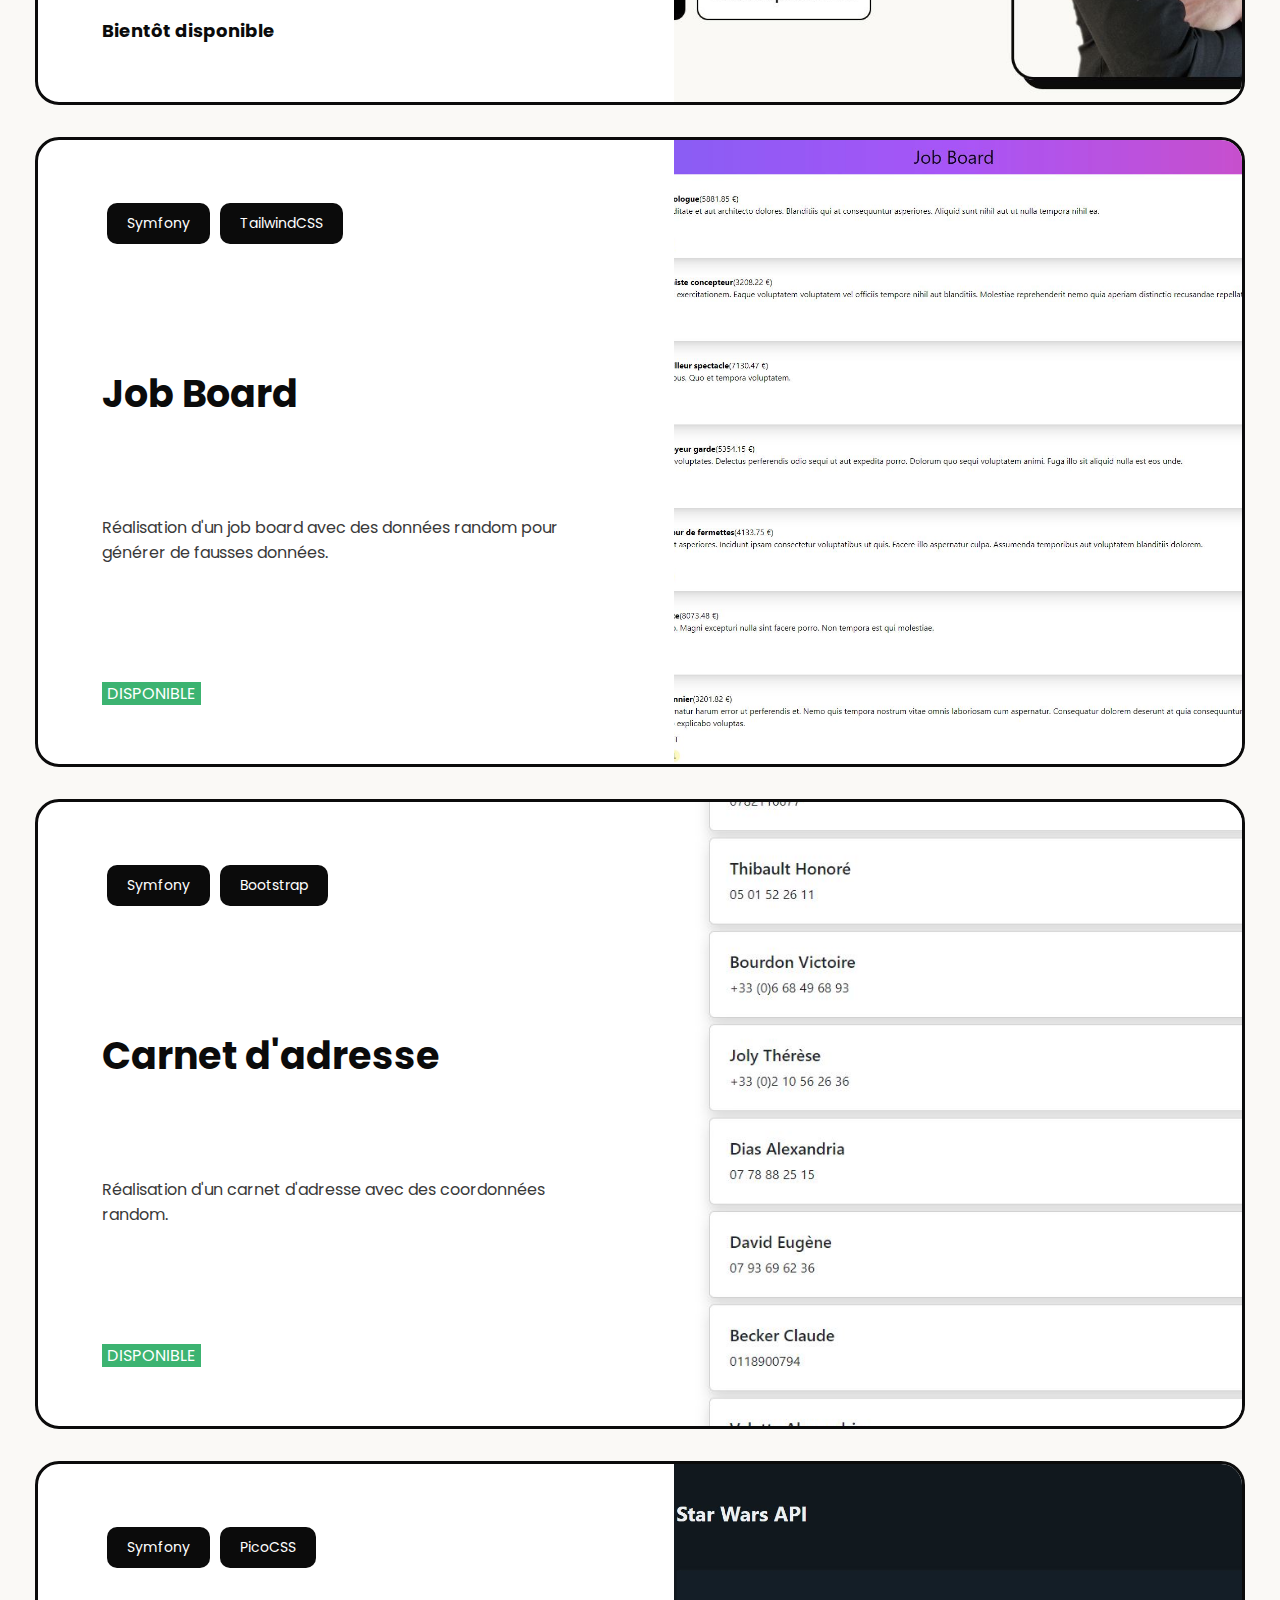
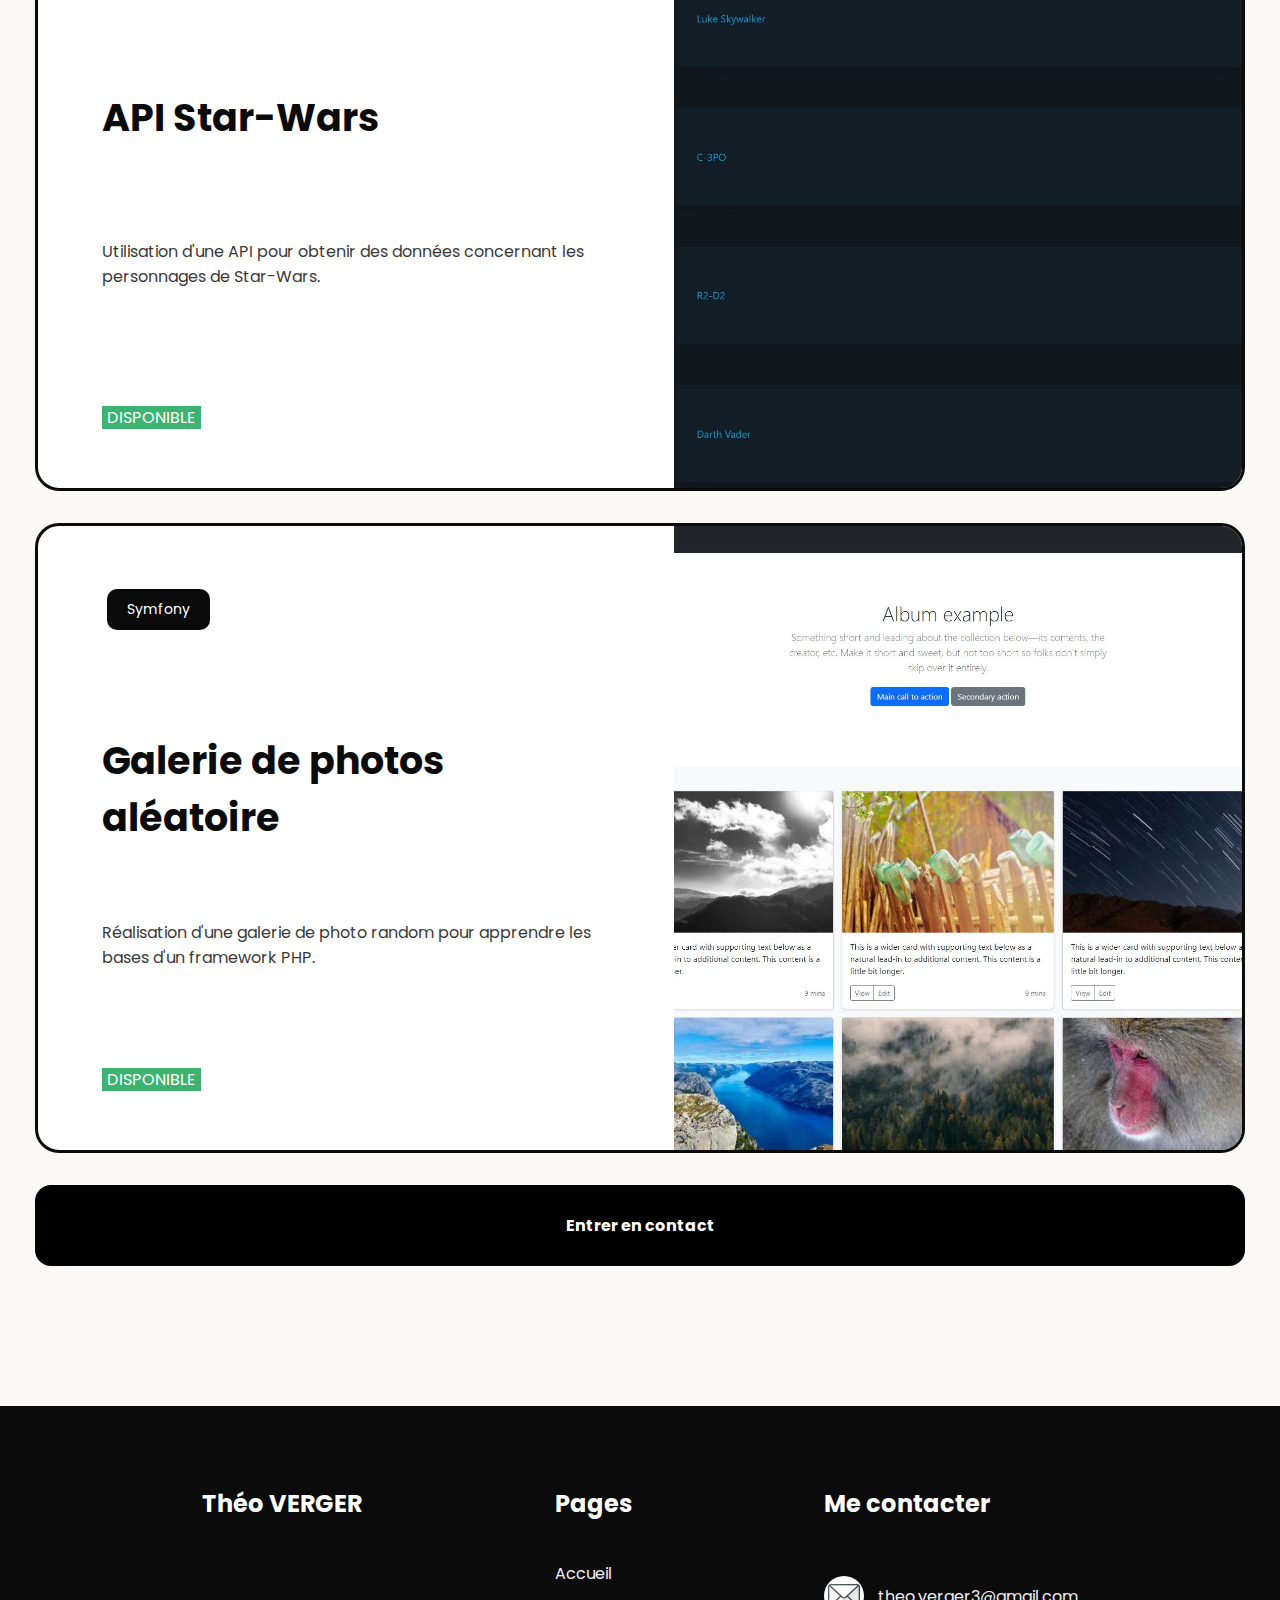
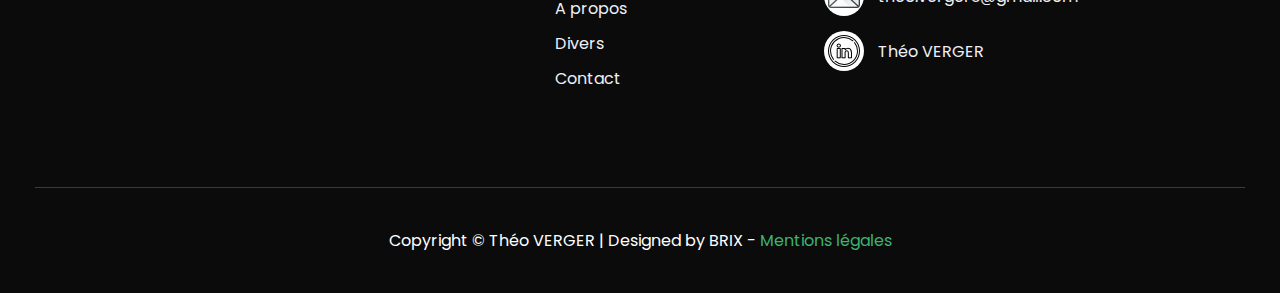
<file: html/divers.html>
<!DOCTYPE html>
<html lang="en">
<head>
    <meta charset="UTF-8">
    <meta name="viewport" content="width=device-width, initial-scale=1.0">
    <title>Théo VERGER | Développeur Web</title>
	<link rel="icon" type="image/png" href="../imgs/logotv.jpg"/>
    <link rel="stylesheet" type="text/css" href="../css/divers/divers.css">
	<link rel="stylesheet" type="text/css" href="../css/responsive/mobile/divers/rmdivers.css">
	<link rel="stylesheet" type="text/css" href="../css/responsive/tablette/divers/rtdivers.css">
	<link rel="stylesheet" type="text/css" href="../css/responsive/web/divers/rwdivers.css">
</head>


<body>
    <main>
        <div class="nav-container">
            <a href="../index.html">
                <div class="icon-home">
                    <img src="../imgs/logotv.jpg" alt="Logo du site (redirection sur l'accueil)">
                </div>
            </a>
            <nav>
                <ul>
					<li><a href="../index.html">Accueil</a></li>
					<li><a href="./about.html">A propos</a></li>
					<li><a href="./divers.html">Divers</a></li>
					<li><a href="./contact.html">Contact</a></li>
				</ul>
            </nav>
            <div class="right">
                <a href="./contact.html">
                    <div class="icon-contact">
                        <img src="../imgs/e-mail.png" alt="Icon d'enveloppe (redirection sur la page de contact)">
                    </div>
                </a>
                <div class="hamburger-menu">
                    <label class="hamburger-menu">
                        <input type="checkbox">
                    </label>
                    <div class="menu">
                        <ul>
							<li><a href="../index.html">Accueil</a></li>
							<li><a href="./about.html">A propos</a></li>
							<li><a href="./divers.html">Divers</a></li>
							<li><a href="./contact.html">Contact</a></li>
						</ul>
                    </div>
                </div>
            </div>
        </div>
        <section class="accueil-portfolio">
			<h2>Quelques uns de mes <span class="brown">Projets</span></h2>
			<div class="card">
				<div>
					<div class="balise-container"><span>Symfony</span><span>Bootstrap</span><span>CSS</span><span>HTML</span><span>Javascript</span></div>
					<h3>Refonte complète du site DMB-Electricité</h3>
					<p>Réalisation d'une refonte d'un site web avec le design de l'agence Brix Templates.</p>
					<span class="link">Bientôt disponible</span>
				</div>
				<div>
					<img src="../imgs/capturedmb.png" alt="Photo du site DMB-Electricité">
				</div>
			</div>
			<div class="card">
				<div>
					<div class="balise-container"><span>Figma</span><span>HTML</span><span>CSS</span></div>
					<h3>Portfolio</h3>
					<p>Voici la réalisation de mon portfolio, réalisé intégralement avec l'aide des maquettes de l'agence Brix templates.</p>
					<span class="link">Bientôt disponible</span>
				</div>
				<div>
					<img src="../imgs/portoflio thvg.JPG" alt="Photo de l'accueil du portfolio">
				</div>
			</div>
			<div class="card">
				<div>
					<div class="balise-container"><span>Symfony</span><span>TailwindCSS</span></div>
					<h3>Job Board</h3>
					<p>Réalisation d'un job board avec des données random pour générer de fausses données.</p>
					<a href="https://github.com/Sneak3rss/Offres.git"><span class="green">DISPONIBLE</span></a>
				</div>
				<div>
					<img src="../imgs/projet 3.JPG" alt="Photo de l'accueil du portfolio">
				</div>
			</div>
			<div class="card">
				<div>
					<div class="balise-container"><span>Symfony</span><span>Bootstrap</span></div>
					<h3>Carnet d'adresse</h3>
					<p>Réalisation d'un carnet d'adresse avec des coordonnées random.</p>
					<a href="https://github.com/Sneak3rss/Carnet-d-adresse.git"><span class="green">DISPONIBLE</span></a>
				</div>
				<div>
					<img src="../imgs/carnetadre.JPG" alt="Photo de l'accueil du portfolio">
				</div>
			</div>
			<div class="card">
				<div>
					<div class="balise-container"><span>Symfony</span><span>PicoCSS</span></div>
					<h3>API Star-Wars</h3>
					<p>Utilisation d'une API pour obtenir des données concernant les personnages de Star-Wars.</p>
					<a href="https://github.com/Sneak3rss/Api-Star-Wars.git"><span class="green">DISPONIBLE</span></a>
				</div>
				<div>
					<img src="../imgs/apistarwars.JPG" alt="Photo de l'accueil du portfolio">
				</div>
			</div>
			<div class="card">
				<div>
					<div class="balise-container"><span>Symfony</span></div>
					<h3>Galerie de photos aléatoire</h3>
					<p>Réalisation d'une galerie de photo random pour apprendre les bases d'un framework PHP.</p>
					<a href="https://github.com/Sneak3rss/Galerie-de-photo.git"><span class="green">DISPONIBLE</span></a>
				</div>
				<div>
					<img src="../imgs/projet2.JPG" alt="Photo de l'accueil du portfolio">
				</div>
			</div>
			<div class="button-container"><a href="./contact.html" class="button-black">Entrer en contact</a></div>
		</section>
	</main>
	
	<div class="bk_black">
		<main>
			<footer>
				<div class="foot-container">
					<div>
						<h2>Théo VERGER</h2>
					</div>
					<div>
						<h2>Pages</h2>
						<ul>
							<li><a href="../index.html">Accueil</a></li>
							<li><a href="./about.html">A propos</a></li>
							<li><a href="./divers.html">Divers</a></li>
							<li><a href="./contact.html">Contact</a></li>
						</ul>
					</div>
					<div class="footer-contact">
						<h2>Me contacter</h2>
						<div>
							<div>
                                <img src="../imgs/enveloppe.png" alt="Illustration d'une enveloppe">
                            </div>
                            <a href="mailto:theo.verger3@gmail.com">theo.verger3@gmail.com</a>
						</div>
						<div>
							<a href="https://www.linkedin.com/in/th%C3%A9o-verger/" rel="noopener" target="_blanck"><div><img src="../imgs/linkedin.png" alt="Illustration du logo de linkedin"></div>
							Théo VERGER</a>
						</div>
					</div>
				</div>
				<div class="copyright">
					Copyright © Théo VERGER | Designed by BRIX - <a href=""><nobr>Mentions légales</nobr></a>
				</div>
			</footer>
		</main>
    </div>    
</body>
</html>
</file>
<file: css/home/home.css>
@import url('https://fonts.googleapis.com/css2?family=Poppins:wght@100;200;400;500;600;700;800;900&display=swap');

*,
*::after,
*::before{
    box-sizing: border-box;
    transition: 0.4s;
}
html{
    scroll-behavior: smooth;
}
body{
    box-sizing:border-box;
    margin: 0px;
    padding: 0px;
    font-family: 'Poppins', 'sans-serif';
    background-color: #faf9f6;
    color: #393939;
}
main{
    max-width: 1250px;
    margin: auto;
}
.nav-container{
    z-index: 1;
    opacity: 0;
    animation:  apparitionnav 0.2s ease-in-out forwards;

    background-color: #fff;
    border: 2px solid #0b0b0b;
    border-radius: 18px;
	display: flex;
	justify-content: space-between;
	align-items: center;
	padding: 10px 14px;
	position: relative;
	box-shadow: 7px 7px #0b0b0b;
	margin: 24px;
	max-width: 730px;
}
@keyframes apparitionnav {
	from {
		opacity: 0;
	}
	to {
		opacity: 1;
	}
}
@keyframes apparition {
	from {
		opacity: 0;
		transform: translateY(20px);
	}
	to {
		opacity: 1;
		transform: translateY(0);
	}
}
.nav-container nav{
	display: none;
}

.nav-container .icon-home{
	height: 44px;
	width: 44px;
}
.nav-container .icon-home img{
	height: 100%;
	width: 100%;
	transition: 0.3s;
}
.nav-container .icon-home img:hover{
	transform: scale(0.95);
}
.nav-container .icon-contact{
	height: 44px;
}
.nav-container .icon-contact img{
	height: 100%;
	transition: 0.3s;
}
.nav-container .icon-contact img:hover{
	transform: translateY(-3px);
}

:root{
	--bar-width: 36px;
	--bar-height: 8px;
	--hamburger-gap: 6px;
	--foreground: #0b0b0b;
	--background: #fff;
	--hamburger-height: calc(var(--bar-height) * 3 + var(--hamburger-gap) * 2);
}

.nav-container div.hamburger-menu{
	width: 36px;
	height: 36px;
}
.nav-container label.hamburger-menu{
	--x-width: calc(var(--hamburger-height) * 1.41421356237);
	display: flex;
	flex-direction: column;
	gap: var(--hamburger-gap);
	width: max-content;
	position: absolute;
	cursor: pointer;
}
.nav-container label.hamburger-menu input{
	appearance: none;
	margin: 0;
	padding: 0;
	outline: none;
	pointer-events: none;
}
.nav-container label.hamburger-menu::before,
.nav-container label.hamburger-menu::after,
.nav-container label.hamburger-menu input{
	content: "";
	width: var(--bar-width);
	height: var(--bar-height);
	background-color: var(--foreground);
	border-radius: 9999px;
	transition: opacity 0.3s ease-in-out, width 0.3s ease-in-out, rotate 0.3s ease-in-out, translate 0.3s ease-in-out;
	transform-origin: left center;
}
.nav-container label.hamburger-menu:has(input:checked)::before,
.nav-container label.hamburger-menu:has(input:checked)::after{
	width: var(--x-width);
}
.nav-container label.hamburger-menu:has(input:checked)::before{
	rotate: 45deg;
	translate: 0 calc(var(--bar-height) / -2);
}
.nav-container label.hamburger-menu:has(input:checked)::after{
	rotate: -45deg;
	translate: 0 calc(var(--bar-height) / 2);
}
.nav-container label.hamburger-menu + div.menu{
	display: none;
	position: relative
}	
.nav-container label.hamburger-menu:has(input:checked) + div.menu{
	display: block;
}
.nav-container div.menu{
	background-color: #fff;
	border: 2px solid #0b0b0b;
	border-radius: 24px;
	flex-direction: column;
	align-items: flex-start;
	padding: 16px 24px;
	overflow: hidden;
	position: absolute !important;
	top: 110px;
	left: 0px;
	width: 100%;

	opacity: 0; /* La div est initialement invisible */
	transform: translateY(20px); /* Déplacez la div vers le bas (ou une autre direction) */
	animation: apparition 0.2s ease-in-out forwards; 
}

.nav-container div.menu ul{
	padding-inline-start: 0px;
	list-style: none;
	margin: 0;
}	
.nav-container div.menu li:not(:last-child){
	margin: 0px 0px 24px 0px;
}
.nav-container .right a{
		display: block;
	}
.nav-container nav ul li a,
.nav-container div.menu li a{
	transition: 0.3s;
}
.nav-container nav ul li a:hover,
.nav-container div.menu li a:hover{
	color: #3cb371;
}
.nav-container div.menu a{
	color: #0b0b0b;
	text-decoration: none;
	font-weight: bold;
}

.nav-container .right a{
	display: block;
}
.nav-container .right > a{
	display: none;
}
label.hamburger-menu input:checked{
	opacity: 0;
	width: 0;
}

.home{
	display: flex;
	flex-direction: column;
    align-items: center;
	gap: 60px;
	margin: 0px 20px 100px 20px;
}
.home > div {
	max-width: 500px;
	margin: auto;
	opacity: 0; /* La div est initialement invisible */
	transform: translateY(20px); /* DÃ©placez la div vers le bas (ou une autre direction) */
    display: flex;
    flex-direction: column;
}
.home > div:nth-child(1) {
	animation: apparition 0.4s ease-in-out forwards; 
}
.home > div:nth-child(2) {
	animation: apparition 0.8s ease-in-out forwards; 
}
.home img{
	width: 100%;
	border: 4px solid #0b0b0b;
	border-radius: 32px;
	box-shadow: 13px 13px #0b0b0b;

}
.home h1{
	font-size: 24px;
	text-align: center;
	color: #0b0b0b;
}
.home p{
	font-size: 16px;
	text-align: center;
}
span.brown,
span.green 
{
	padding: 0px 5px;
}
span.brown,
span.green {
	color: #fff;
}

span.brown{
	background-color: #deb887 ;
}
span.green{
	background-color: #3cb371 ;
}

.button-container{
	display: flex;
	flex-direction: column;
	gap: 16px;
}
.button-container a,
.button-container input{
	width: 100%;
	font-size: 16px;
	text-decoration: none;
	padding: 20px;
	text-align: center;
	border-radius: 16px;
	font-weight: bold;
	transition: 0.3s;
}
.button-container a:hover,
.button-container input:hover{
  transform: translateY(-3px);
}

.button-black{
	border: solid 2px #000 !important;
	background-color: #000;
	color: #fff !important;
}
.button-black:hover{
	border: solid 2px #3cb371 !important;
	background-color: #3cb371;
}
.button-white{
	border: solid 2px #000;
	background-color: #fff;
	color: #000 !important;
}
.button-white:hover{
	background-color: #000;
	color: #fff !important;
}
.button-white-blue{
	border: solid 2px #000;
	background-color: #fff;
	color: #000 !important;
}
.button-white-blue:hover{
	background-color: #3cb371;
	color: #fff !important;
}

.mesServices{
	margin: 0px auto 0px auto;
	padding: 80px 0px 140px 0px;
	max-width: 500px;
}
.mesServices>div:not(:last-child){
	margin: 0 0 40px 0;
}
.mesServices > div > h2{
	font-size: 28px;
	line-height: 2em;
	text-align: center;
	color: #0b0b0b;
	margin: auto 20px 12px 20px;
}
.mesServices > div > p{
	font-size: 16px;
	text-align: center;
	margin: auto 20px;
}

.mesServices .card-container{
	display: flex;
	flex-direction: column;
	gap: 32px;
	margin: auto 20px;
}
.mesServices .card-container a{
	text-decoration: none;
	color: #0b0b0b;
	cursor: default;
}
.mesServices .card-container > a > div{
	width: 100%;
	height: 100%;
}
.mesServices .card-container .card{
	max-width: 100%;
    border: 3px solid #0b0b0b;    
    border-radius: 24px;
    overflow: hidden;
    background-color: #fff;
}
.card-illustration{
	background-color: brown;
	overflow: hidden;
}
.mesServices .card-container .card:not(.card-contact) img{
	width: 100%;
	height: 100% !important;
	transform: scale(1.2);
}
.mesServices .card-container .card:not(.card-contact):hover{
	transform: translate3d(0, -10px, 0.01px);
}
.mesServices .card-container .card:not(.card-contact):hover img{
	transform: scale(1.3);
}
.mesServices .card-container .card:not(.card-contact):hover,
.mesServices .card-container .card-contact {
	box-shadow: 10px 10px #0b0b0b;
}
.mesServices .card_description{
	padding: 32px 24px 40px 24px;
}
.mesServices .card-contact h2,
.mesServices .card_description h2{
	font-size: 20px;
}

.mesServices .card-contact p,
.mesServices .card_description p{
	font-size: 16px;
}

.mesServices .card-container .card-contact {
	background-color: #ffc431;
}
.mesServices .card-container .card-contact {
	background-color: #ffc431;
	border: #ffc431;
	padding: 40px 24px;
	display: flex;
	flex-direction: column;
	align-items: center;
	justify-content: center;
}
.mesServices .card-container .card-contact img{
	margin: 0 0 24px 0;
	width: 92px;
}
.mesServices .card-container .card-contact h2,
.mesServices .card-container .card-contact p{
	text-align: center;
	font-weight: bold;
}
.bk_black{
	background-color: #0b0b0b;
	color: #fff;
}
.bk_black .mon-histoire h2{
	text-align: left;
}

footer{
	padding: 80px 20px 40px 20px;
	display: flex;
	flex-direction: column;
}
footer>div{
	padding: 0px 0px 70px 0px;
}
footer>div:first-child{
	display: flex;
	flex-direction: column;
	gap: 60px 25px;
}
footer>div:last-child{
	padding: 40px 0px 00px 0px;
	border-top: 1px solid #393939;
	text-align: center;

}
footer ul{
	list-style: none;
	padding-inline-start: 0px;
}
footer ul li{
	padding: 0 0 10px 0;
}
footer ul li ul{
	padding: 12px 0 0 30px;
}
footer ul li a:hover{
	color: #3cb371;
}
footer a{
	color: #eff0f6;
	text-decoration: none;
}
footer h2{
	margin: 0 0 40px 0;
}
.footer-contact{
	display: flex;
	flex-direction: column;
	gap: 15px;
}
.footer-contact div{
	display: flex;
	align-items: center;
}
.footer-contact div:hover{
	color: #3cb371;
}
.footer-contact a{
	display: flex;
	flex-direction: row;
	align-items: center;
}
.footer-contact a:hover{
	color: #3cb371;
}
.footer-contact >div div{
	width: 10px;
	height: 10px;
	background-color: #fff;
	padding: 20px;
	border-radius: 500px;
	display: flex;
    justify-content: center;
    align-items: center;
    margin: 0 14px 0 0;

}

.copyright a{
	color: #3cb371;
}
</file>
<file: css/responsive/mobile/home/rmhome.css>
@media screen and (min-width: 479px){
    .nav-container .right {
        display: flex;
        align-items: center;
        gap: 25px;
    }
    .nav-container .right a{
        display: block;
    }

    .button-container{
        display: flex;
        flex-direction: row;
        gap: 16px;
        justify-content: center;
    }
    .button-container a{
        width: auto;
        font-size: 16px;
        text-decoration: none;
        padding: 20px;
        text-align: center;
        border-radius: 16px;
        font-weight: bold;
        transition: 0.3s;
    }
    .mesServices{
        padding: 100px 0px 170px 0px;
    }
    .mesServices > div > h2{
        font-size: 32px;
        line-height: 1.375;
    }
}
</file>
<file: css/responsive/tablette/home/rthome.css>
@media screen and (min-width: 767px){
    .nav-container{
        margin: 24px auto;
    }
    .nav-container nav{
        display: block;
    }

    .nav-container nav ul{
        padding-inline-start: 0px;
        list-style: none;
        display: flex;
        flex-direction: row;
        align-items: flex-start;
        gap: 30px;
    }
    .nav-container nav a{
        color: #0b0b0b;
        text-decoration: none;
        font-weight: bold;
    }

    div.hamburger-menu{
        display: none;
    }

    .icon-home{
        height: 52px;
        width: 52px;
    }
    .icon-contact{
        height: 52px;
    }

    .home > div{
        max-width: 600px;
    }
    .home h1{
        font-size: 52px;
    }
    .button-container a{
        font-size: 18px;
    }
    .mesServices{
        max-width: 1300px;
        padding: 120px 0px 200px 0px;
    }
    .mesServices > div > h2{
        font-size: 48px;
        margin: auto 20px 16px 20px;
    }
    .mesServices > div > p{
        font-size: 18px;
    }
    .mesServices .card-container{
        width: 100%;
        flex-direction: row;
        gap: 32px;
        margin: 0;
        padding: 0 20px 0 20px;
        flex-wrap: wrap;
        justify-content: center;
    }
    .mesServices .card-container > a,
    .mesServices .card-contact{
        width: 45%;
    }
    .mesServices .card-contact h2,
    .mesServices .card_description h2{
        font-size: 22px;
    }
    .mesServices .card-contact p,
    .mesServices .card_description p{
        font-size: 18px;
    }
    footer>div:first-child{
        justify-content: space-evenly;
    }
    footer>div:first-child{
        flex-direction: row;
        flex-wrap: wrap;
    }
    footer>div:first-child>div:first-child{
        width: 100%;
    }
}
</file>
<file: css/responsive/web/home/rwhome.css>
@media screen and (min-width: 991px){
    .home{
        display: flex;
        flex-direction: row;
        gap: 60px;
        margin: 100px 20px 150px 20px;

    }
    .home div{
        margin: 0;
    }
    .home h1,
    .home p{
        text-align: left;
    }
    .home img{
        max-width: 500px;
    }
    .button-container{
        justify-content: flex-start;
    }
    .mesServices{
        padding: 200px 0px 240px 0px;
    }
    .mesServices > div > h2{
        font-size: 52px;
    }
    .mesServices > div > p{
        margin: auto 60px;
    }
    .mesServices .card-container > a,
    .mesServices .card-contact{
        width: 30%;
    }
    .mesServices .card-contact h2,
    .mesServices .card_description h2{
        font-size: 28px;
    }
    footer>div:first-child>div:first-child{
        width: auto;
    }
}
</file>
<file: css/about/about.css>
@import url('https://fonts.googleapis.com/css2?family=Poppins:wght@100;200;400;500;600;700;800;900&display=swap');

*,
*::after,
*::before{
    box-sizing: border-box;
    transition: 0.4s;
}
html{
    scroll-behavior: smooth;
}
body{
    box-sizing:border-box;
    margin: 0px;
    padding: 0px;
    font-family: 'Poppins', 'sans-serif';
    background-color: #faf9f6;
    color: #393939;
}
.nav-container{
    z-index: 1;
    opacity: 0;
    animation:  apparitionnav 0.2s ease-in-out forwards;

    background-color: #fff;
    border: 2px solid #0b0b0b;
    border-radius: 18px;
	display: flex;
	justify-content: space-between;
	align-items: center;
	padding: 10px 14px;
	position: relative;
	box-shadow: 7px 7px #0b0b0b;
	margin: 24px;
	max-width: 730px;
}
@keyframes apparitionnav {
	from {
		opacity: 0;
	}
	to {
		opacity: 1;
	}
}
@keyframes apparition {
	from {
		opacity: 0;
		transform: translateY(20px);
	}
	to {
		opacity: 1;
		transform: translateY(0);
	}
}
.nav-container nav{
	display: none;
}

.nav-container .icon-home{
	height: 44px;
	width: 44px;
}
.nav-container .icon-home img{
	height: 100%;
	width: 100%;
	transition: 0.3s;
}
.nav-container .icon-home img:hover{
	transform: scale(0.95);
}
.nav-container .icon-contact{
	height: 44px;
}
.nav-container .icon-contact img{
	height: 100%;
	transition: 0.3s;
}
.nav-container .icon-contact img:hover{
	transform: translateY(-3px);
}

:root{
	--bar-width: 36px;
	--bar-height: 8px;
	--hamburger-gap: 6px;
	--foreground: #0b0b0b;
	--background: #fff;
	--hamburger-height: calc(var(--bar-height) * 3 + var(--hamburger-gap) * 2);
}

.nav-container div.hamburger-menu{
	width: 36px;
	height: 36px;
}
.nav-container label.hamburger-menu{
	--x-width: calc(var(--hamburger-height) * 1.41421356237);
	display: flex;
	flex-direction: column;
	gap: var(--hamburger-gap);
	width: max-content;
	position: absolute;
	cursor: pointer;
}
.nav-container label.hamburger-menu input{
	appearance: none;
	margin: 0;
	padding: 0;
	outline: none;
	pointer-events: none;
}
.nav-container label.hamburger-menu::before,
.nav-container label.hamburger-menu::after,
.nav-container label.hamburger-menu input{
	content: "";
	width: var(--bar-width);
	height: var(--bar-height);
	background-color: var(--foreground);
	border-radius: 9999px;
	transition: opacity 0.3s ease-in-out, width 0.3s ease-in-out, rotate 0.3s ease-in-out, translate 0.3s ease-in-out;
	transform-origin: left center;
}
.nav-container label.hamburger-menu:has(input:checked)::before,
.nav-container label.hamburger-menu:has(input:checked)::after{
	width: var(--x-width);
}
.nav-container label.hamburger-menu:has(input:checked)::before{
	rotate: 45deg;
	translate: 0 calc(var(--bar-height) / -2);
}
.nav-container label.hamburger-menu:has(input:checked)::after{
	rotate: -45deg;
	translate: 0 calc(var(--bar-height) / 2);
}

.nav-container label.hamburger-menu + div.menu{
	display: none;
	position: relative
}
	
.nav-container label.hamburger-menu:has(input:checked) + div.menu{
	display: block;
}

.nav-container div.menu{
	background-color: #fff;
	border: 2px solid #0b0b0b;
	border-radius: 24px;
	flex-direction: column;
	align-items: flex-start;
	padding: 32px 24px;
	overflow: hidden;
	position: absolute !important;
	top: 110px;
	left: 0px;
	width: 100%;

	opacity: 0; /* La div est initialement invisible */
	transform: translateY(20px); /* Déplacez la div vers le bas (ou une autre direction) */
	animation: apparition 0.2s ease-in-out forwards; 
}

.nav-container div.menu ul{
	padding-inline-start: 0px;
	list-style: none;
	margin: 0;
}	
.nav-container div.menu li:not(:last-child){
	margin: 0px 0px 24px 0px;
}
.nav-conta
	.nav-container .right a{
		display: block;
	}er nav ul li a,
.nav-container div.menu li a{
	transition: 0.3s;
}
.nav-container nav ul li a:hover,
.nav-container div.menu li a:hover{
	color: #3cb371;
}
.nav-container div.menu a{
	color: #0b0b0b;
	text-decoration: none;
	font-weight: bold;
}

.nav-container .right a{
	display: block;
}
.nav-container .right > a{
	display: none;
}
label.hamburger-menu input:checked{
	opacity: 0;
	width: 0;
}
.button-container{
	display: flex;
	flex-direction: column;
	gap: 16px;
}
.button-container a,
.button-container input{
	width: 100%;
	font-size: 16px;
	text-decoration: none;
	padding: 20px;
	text-align: center;
	border-radius: 16px;
	font-weight: bold;
	transition: 0.3s;
}
.button-container a:hover,
.button-container input:hover{
  transform: translateY(-3px);
}

.button-black{
	border: solid 2px #000 !important;
	background-color: #000;
	color: #fff !important;
}

.button-black:hover{
	border: solid 2px #3cb371 !important;
	background-color: #3cb371;
}
.button-white{
	border: solid 2px #000;
	background-color: #fff;
	color: #000 !important;
}
.button-white:hover{
	background-color: #000;
	color: #fff !important;
}

.button-white-blue{
	border: solid 2px #000;
	background-color: #fff;
	color: #000 !important;
}
.button-white-blue:hover{
	background-color: #3cb371;
	color: #fff !important;
}
.bullet-bk-black {
    width: 20px;
    height: 20px;
    min-height: 20px;
    min-width: 20px;
    border: 3px solid #fff;
    border-radius: 6px;
}
.bullet-green {
    background-color: #3cb371;
}
.bullet-brown {
    background-color: #deb887;
}

.about{
	padding: 50px 20px 111px 20px;
	display: flex;
	flex-wrap: wrap;
	gap: 60px 16px;
	justify-content: center;
}
.about>:nth-child(1) {
    order: 2;
}
.about>:nth-child(2) {
	order: 1;
   max-width: 100%;
}

.about>:nth-child(3) {
   order: 3;
}
.about h1{
	font-size: 34px;
	font-weight: bold;
	text-align: center;
}
.about p{
	margin: 0 0 40px 0;
	font-size: 16px;
	font-weight: bold;
	text-align: center;
}
.about > img{
   width: calc(50% - 8px);
}
.mon-histoire{
	margin: 0px 20px 138px 20px;
	display: flex;
	flex-direction: column;
	gap: 60px;  
    text-align: justify;
}
.mon-histoire h2{
	font-size: 28px;
	font-weight: bold;
	text-align: center;
	margin: 0 0 40px 0;
}
.mon-histoire img{
	max-width: 100%;
    display: flex;
	justify-content: center;
}
.mon-histoire p:first-child::first-letter{
	font-size: 51px;
	float: left;
	margin: 0 4px 0 0;
	line-height: 53px;
}
.mon-histoire p{
	margin: 0px;
	padding: 0 0 24px 0;
	font-weight: bold;
	font-size: 16px ;
	line-height: 1.667em;
}
.mon-histoire > div:nth-child(2) p:nth-child(2) {
	padding: 0 0 40px 0;
}
.bk_black .mon-histoire{
	padding: 140px 20px;
}

.bk_black .mon-histoire h1{
	margin: 0 0 16px 0;
}

.bk_black .mon-histoire img{
	max-width: 100%;
}
.mon-histoire .fake-liste{
	display: flex;
	flex-direction: column;
}
.mon-histoire .fake-liste > div{
	display: flex;
	flex-direction: row;
	gap: 16px;
}
.mon-histoire .fake-liste > div > .bullet-bk-black{
	margin: 4px 0px 0px 0px;
}

.bk_black{
	background-color: #0b0b0b;
	color: #fff;
}
.bk_black .mon-histoire h2{
	text-align: left;
}

span.brown,
span.green 
{
	padding: 0px 5px;
}
span.brown,
span.green {
	color: #fff;
}

span.brown{
	background-color: #deb887 ;
}
span.green{
	background-color: #3cb371 ;
}

.cv{
	display: flex;
	flex-direction: column;
	margin: auto;
	padding: 138px 20px;
	max-width: 500px;
}
.cv h2{
	font-size: 28px;
	font-weight: bold;
	text-align: center;
	margin: 0 0 40px 0;
}
.cv .cv-container{
	display: flex;
	flex-direction: column;
	gap: 32px;
	padding: 0 0 44px 0;
}
.cv .cv-container > .card{
	background-color: #fff;
    border: 3px solid #0b0b0b;
    border-radius: 24px;
    overflow: hidden;
	font-weight: bold;
}
.cv .cv-container > .card.active{
	box-shadow: 7px 7px #0b0b0b;
}
.cv .cv-container > .card.active > div:last-child{
	background-color: #ffc431;
}
.cv .cv-container > .card > div{
	padding: 35px 24px;
}
.cv .cv-container > .card > div:last-child{
	font-weight: bold;
	border-top: 3px solid #0b0b0b;
	background-color: #faf9f6;
	font-size: 18px;
}
.cv .card h3{
	font-size: 20px;
	margin: 0 0 8px 0;
}
.cv .card p{
	font-size: 16px;
	margin: 0 0 16px 0;
    text-align: justify;
}
.cv a{
	text-decoration: none;
	font-weight: bold;
	color: #deb887;
}

.cv img{
	margin: 0px 5px 0px 0px;
}
.cv .social-media{
	display: flex;
	flex-direction: row;
	flex-wrap: wrap;
}

footer{
	padding: 80px 20px 40px 20px;
	display: flex;
	flex-direction: column;
}
footer>div{
	padding: 0px 0px 70px 0px;
}
footer>div:first-child{
	display: flex;
	flex-direction: column;
	gap: 60px 25px;
}
footer>div:last-child{
	padding: 40px 0px 00px 0px;
	border-top: 1px solid #393939;
	text-align: center;

}
footer ul{
	list-style: none;
	padding-inline-start: 0px;
}
footer ul li{
	padding: 0 0 10px 0;
}
footer ul li ul{
	padding: 12px 0 0 30px;
}
footer ul li a:hover{
	color: #3cb371;
}
footer a{
	color: #eff0f6;
	text-decoration: none;
}
footer h2{
	margin: 0 0 40px 0;
}
.footer-contact{
	display: flex;
	flex-direction: column;
	gap: 15px;
}
.footer-contact div{
	display: flex;
	align-items: center;
}
.footer-contact div:hover{
	color: #3cb371;
}
.footer-contact a{
	display: flex;
	flex-direction: row;
	align-items: center;
}
.footer-contact a:hover{
	color: #3cb371;
}
.footer-contact >div div{
	width: 10px;
	height: 10px;
	background-color: #fff;
	padding: 20px;
	border-radius: 500px;
	display: flex;
    justify-content: center;
    align-items: center;
    margin: 0 14px 0 0;

}
.copyright a{
	color: #3cb371;
}
</file>
<file: css/responsive/mobile/about/rmabout.css>
@media screen and (min-width: 479px){
    .nav-container .right {
        display: flex;
        align-items: center;
        gap: 25px;
    }
    .nav-container .right a{
        display: block;
    }
    .button-container{
        display: flex;
        flex-direction: row;
        gap: 16px;
        justify-content: center;
    }
    .button-container a{
        width: auto;
        font-size: 16px;
        text-decoration: none;
        padding: 20px;
        text-align: center;
        border-radius: 16px;
        font-weight: bold;
        transition: 0.3s;
    }
    .about{
        padding: 60px 20px 133px 20px;
        max-width: 550px;
        column-gap: 28px;
        margin: auto;
    }
    .about h1{
        font-size: 40px;
        margin: 0 0 10px 0;
    }
    .about > img{
        max-width: 250px;
       width: calc(50% - 14px);
    }
    .bk_black .mon-histoire {
        padding: 170px 20px;
    }
    .mon-histoire{
        max-width: 500px;
        padding: 0 20px 170px 20px;
        margin: 0 auto 138px auto;
    }
    .mon-histoire h2{
        font-size: 32px;
        margin: 0 0 45px 0;
    }
    .mon-histoire .button-container{
        justify-content: flex-start;
    }

    .cv{
        padding: 168px 20px;
    }
    .cv .cv-container{
        padding: 0 0 53px 0;
    }
    .cv h2{
        font-size: 32px;
        margin: 0 0 48px 0;
    }

    .cv .button-container a{
        margin: auto;
    }
}
</file>
<file: css/responsive/tablette/about/rtabout.css>
@media screen and (min-width: 767px){
    .nav-container{
        margin: 24px auto;
    }
    .nav-container nav{
        display: block;
    }
    .nav-container nav ul{
        padding-inline-start: 0px;
        list-style: none;
        display: flex;
        flex-direction: row;
        align-items: flex-start;
        gap: 30px;
    }
    .nav-container nav a{
        color: #0b0b0b;
        text-decoration: none;
        font-weight: bold;
    }
    div.hamburger-menu{
        display: none;
    }
    .icon-home{
        height: 52px;
        width: 52px;
    }
    .icon-contact{
        height: 52px;
    }
    .button-container a{
        font-size: 18px;
    }
    .about{
        padding: 20px 20ox 160px 20x;
        max-width: 1210px;
        flex-direction: row;
        flex-wrap: nowrap;
        gap: 0px 15px;
        overflow-x: hidden; 
    }
    .about>:nth-child(1) {
        order: 1;
        align-self: end;
        max-width: 25%;
        position: relative;
        top: 40px;
    }
    .about>:nth-child(2) {
        order: 2;
        max-width: 600px;
    }
    .about>:nth-child(3) {
       order: 3;
       align-self: start;
       max-width: 25%;


    }
    .about h1{
        font-size: 64px;
    }
    .about p{
        font-size: 18px;
    }
    .aboutimg{
        max-width: 250px !important;
    }
    .about .button-container{
        justify-content: center ;
    }
    .about .button-container a{
        font-size: 18px ;
    }
    .bk_black .mon-histoire {
        padding: 200px 20px;
    }
    .mon-histoire{
        max-width: 600px;
        padding: 0 20px 200px 20px;
    }
    .mon-histoire h2{
        font-size: 48px;
        margin: 0 0 54px 0;
    }
    .mon-histoire p{
        font-size: 18px;
    }
    .mon-histoire p:first-child::first-letter{
        font-size: 57px;
        line-height: 59px;
    }

    .cv{
        padding: 200px 20px;
        max-width: 935px;
    }
    .cv h2{
        font-size: 48px;
        margin: 0 0 56px 0;
    }
    .cv .cv-container{
        display: flex;
        flex-direction: column;
        gap: 32px;
        padding: 0 0 64px 0;
    }
    .cv .cv-container > .card{
        display: flex;
        flex-direction: row;
        flex-wrap: nowrap;
    }
    .cv .cv-container > .card > :nth-child(1){
        order: 2;
    }
    .cv .cv-container > .card > :nth-child(2){
        width: 150px;
        order: 1;
        border-top: 0 !important;
        border-right: 3px solid #0b0b0b;
        display: flex;
        flex-direction: column;
        align-items: flex-start;
        justify-content: center;
        flex: 1 0 160px;
    }

    footer>div:first-child{
        justify-content: space-evenly;
    }
    footer>div:first-child{
        flex-direction: row;
        flex-wrap: wrap;
    }
    footer>div:first-child>div:first-child{
        width: 100%;
    }
}
</file>
<file: css/responsive/web/about/rwabout.css>
@media screen and (min-width: 991px){
    .about{
        padding: 130px 0 250px 0;
    }
    .button-container{
        justify-content: flex-start;
    }
    .bk_black .mon-histoire {
        padding: 240px 20px;
    }
    .mon-histoire{
        flex-direction: row;
        flex-wrap: nowrap;
        max-width: 1210px;
        gap: 40px;
    }
    .mon-histoire>div{
        width: 50%;
    }
    .mon-histoire h2{
        font-size: 51px;
        text-align: left;
    }
    .mon-histoire img{
        max-width: 500px;
    }
    
    .cv{
        padding: 240px 20px;
    }
    .cv h2{
        font-size: 52px;
    }
    .cv h3{
        font-size: 28px;
    }
    footer>div:first-child>div:first-child{
        width: auto;
    }
}
</file>
<file: css/contact/contact.css>
@import url('https://fonts.googleapis.com/css2?family=Poppins:wght@100;200;400;500;600;700;800;900&display=swap');

*,
*::after,
*::before{
    box-sizing: border-box;
    transition: 0.4s;
}
html{
    scroll-behavior: smooth;
}
body{
    box-sizing:border-box;
    margin: 0px;
    padding: 0px;
    font-family: 'Poppins', 'sans-serif';
    background-color: #faf9f6;
    color: #393939;
}
main{
    max-width: 1250px;
    margin: auto;
}
.nav-container{
    z-index: 1;
    opacity: 0;
    animation:  apparitionnav 0.2s ease-in-out forwards;

    background-color: #fff;
    border: 2px solid #0b0b0b;
    border-radius: 18px;
	display: flex;
	justify-content: space-between;
	align-items: center;
	padding: 10px 14px;
	position: relative;
	box-shadow: 7px 7px #0b0b0b;
	margin: 24px;
	max-width: 730px;
}
@keyframes apparitionnav {
	from {
		opacity: 0;
	}
	to {
		opacity: 1;
	}
}
@keyframes apparition {
	from {
		opacity: 0;
		transform: translateY(20px);
	}
	to {
		opacity: 1;
		transform: translateY(0);
	}
}
.nav-container nav{
	display: none;
}

.nav-container .icon-home{
	height: 44px;
	width: 44px;
}
.nav-container .icon-home img{
	height: 100%;
	width: 100%;
	transition: 0.3s;
}
.nav-container .icon-home img:hover{
	transform: scale(0.95);
}
.nav-container .icon-contact{
	height: 44px;
}
.nav-container .icon-contact img{
	height: 100%;
	transition: 0.3s;
}
.nav-container .icon-contact img:hover{
	transform: translateY(-3px);
}

:root{
	--bar-width: 36px;
	--bar-height: 8px;
	--hamburger-gap: 6px;
	--foreground: #0b0b0b;
	--background: #fff;
	--hamburger-height: calc(var(--bar-height) * 3 + var(--hamburger-gap) * 2);
}

.nav-container div.hamburger-menu{
	width: 36px;
	height: 36px;
}
.nav-container label.hamburger-menu{
	--x-width: calc(var(--hamburger-height) * 1.41421356237);
	display: flex;
	flex-direction: column;
	gap: var(--hamburger-gap);
	width: max-content;
	position: absolute;
	cursor: pointer;
}
.nav-container label.hamburger-menu input{
	appearance: none;
	margin: 0;
	padding: 0;
	outline: none;
	pointer-events: none;
}
.nav-container label.hamburger-menu::before,
.nav-container label.hamburger-menu::after,
.nav-container label.hamburger-menu input{
	content: "";
	width: var(--bar-width);
	height: var(--bar-height);
	background-color: var(--foreground);
	border-radius: 9999px;
	transition: opacity 0.3s ease-in-out, width 0.3s ease-in-out, rotate 0.3s ease-in-out, translate 0.3s ease-in-out;
	transform-origin: left center;
}
.nav-container label.hamburger-menu:has(input:checked)::before,
.nav-container label.hamburger-menu:has(input:checked)::after{
	width: var(--x-width);
}
.nav-container label.hamburger-menu:has(input:checked)::before{
	rotate: 45deg;
	translate: 0 calc(var(--bar-height) / -2);
}
.nav-container label.hamburger-menu:has(input:checked)::after{
	rotate: -45deg;
	translate: 0 calc(var(--bar-height) / 2);
}

.nav-container label.hamburger-menu + div.menu{
	display: none;
	position: relative
}
	
.nav-container label.hamburger-menu:has(input:checked) + div.menu{
	display: block;
}

.nav-container div.menu{
	background-color: #fff;
	border: 2px solid #0b0b0b;
	border-radius: 24px;
	flex-direction: column;
	align-items: flex-start;
	padding: 32px 24px;
	overflow: hidden;
	position: absolute !important;
	top: 110px;
	left: 0px;
	width: 100%;

	opacity: 0; /* La div est initialement invisible */
	transform: translateY(20px); /* Déplacez la div vers le bas (ou une autre direction) */
	animation: apparition 0.2s ease-in-out forwards; 
}

.nav-container div.menu ul{
	padding-inline-start: 0px;
	list-style: none;
	margin: 0;
}	
.nav-container div.menu li:not(:last-child){
	margin: 0px 0px 24px 0px;
}
.nav-conta
	.nav-container .right a{
		display: block;
	}er nav ul li a,
.nav-container div.menu li a{
	transition: 0.3s;
}
.nav-container nav ul li a:hover,
.nav-container div.menu li a:hover{
	color: #3cb371;
}
.nav-container div.menu a{
	color: #0b0b0b;
	text-decoration: none;
	font-weight: bold;
}

.nav-container .right a{
	display: block;
}
.nav-container .right > a{
	display: none;
}
label.hamburger-menu input:checked{
	opacity: 0;
	width: 0;
}

span.brown,
span.green 
{
	padding: 0px 5px;
}
span.brown,
span.green {
	color: #fff;
}

span.brown{
	background-color: #deb887 ;
}
span.green{
	background-color: #3cb371 ;
}

.button-container{
	display: flex;
	flex-direction: column;
	gap: 16px;
}
.button-container a,
.button-container input{
	width: 100%;
	font-size: 16px;
	text-decoration: none;
	padding: 20px;
	text-align: center;
	border-radius: 16px;
	font-weight: bold;
	transition: 0.3s;
}
.button-container a:hover,
.button-container input:hover{
  transform: translateY(-3px);
}

.button-black{
	border: solid 2px #000 !important;
	background-color: #000;
	color: #fff !important;
}
.button-black:hover{
	border: solid 2px #3cb371 !important;
	background-color: #3cb371;
}

.bk_black{
	background-color: #0b0b0b;
	color: #fff;
}
footer{
	padding: 80px 20px 40px 20px;
	display: flex;
	flex-direction: column;
}
footer>div{
	padding: 0px 0px 70px 0px;
}
footer>div:first-child{
	display: flex;
	flex-direction: column;
	gap: 60px 25px;
}
footer>div:last-child{
	padding: 40px 0px 00px 0px;
	border-top: 1px solid #393939;
	text-align: center;

}
footer ul{
	list-style: none;
	padding-inline-start: 0px;
}
footer ul li{
	padding: 0 0 10px 0;
}
footer ul li ul{
	padding: 12px 0 0 30px;
}
footer ul li a:hover{
	color: #3cb371;
}
footer a{
	color: #eff0f6;
	text-decoration: none;
}
footer h2{
	margin: 0 0 40px 0;
}
.footer-contact{
	display: flex;
	flex-direction: column;
	gap: 15px;
}
.footer-contact div{
	display: flex;
	align-items: center;
}
.footer-contact div:hover{
	color: #3cb371;
}
.footer-contact a{
	display: flex;
	flex-direction: row;
	align-items: center;
}
.footer-contact a:hover{
	color: #3cb371;
}
.footer-contact >div div{
	width: 10px;
	height: 10px;
	background-color: #fff;
	padding: 20px;
	border-radius: 500px;
	display: flex;
    justify-content: center;
    align-items: center;
    margin: 0 14px 0 0;

}
.copyright a{
	color: #3cb371;
}

section.contact{
	padding: 50px 20px 110px 20px;
	display: flex;
	flex-direction: column;
	gap: 40px;
	max-width: 600px;
	margin: auto;
}
section.contact h1{
	font-size: 34px;
	margin: 0 0 10px 0;
	text-align: center;
}
section.contact p{
	font-size: 16px;
	margin: 0 0 23px 0;
	text-align: justify;
	font-weight: bold;
}
.contact-container{
	display: flex;
	flex-direction: column;
    justify-content: center;
	padding: 20px 24px;
	border: solid 3px #0b0b0b;
	border-radius: 24px;
}
.contact-container a{
	display: flex;
	flex-direction: row;
	align-items: center;
	gap: 15px;
	text-decoration: none;
	color: #393939;
}
.contact-container img{
	width: 46px;
}
.contact-container > div {
	display: flex;
	align-items: center;
	gap: 15px;
	font-weight: bold;
}
.form-contact{
	padding: 45px 24px;
    box-shadow: 7px 7px #0b0b0b;
    background-color: #fff;
    border: 3px solid #0b0b0b;
    border-radius: 24px;
}
.form-contact label{
	font-size: 16px;
	font-weight: bold;
}
.form-contact .input-container{
	display: flex;
    background-color: #fff;
    border: 3px solid #0b0b0b;
    border-radius: 12px;
    overflow: hidden;
}
.form-contact input{
	width: 100%;
	height: 100%;
	border: none;
	padding: 16px 30px 16px 10px;
	font-size: 16px;
}
.form-contact textarea{
	width: 100%;
	height: 100%;
	font-size: 16px;
	min-height: 135px;

    border: 3px solid #0b0b0b;
    border-radius: 12px;
    resize: vertical;

    overflow: hidden;
	padding: 16px 30px 16px 10px;
	margin: 0 0 20px 0;
}

.form-contact input:focus{
	outline: none;
}
.form-contact textarea:hover,
.form-contact textarea:focus,
.input-container:hover,
.input-container:focus-within{
	outline: none;
    box-shadow: 5px 5px #0b0b0b;
}

.input-container>div{
	display: flex;
	padding: 0px 0px 0px 16px;
	align-items: center;
}
.small-container{
	display: flex;
	flex-direction: column;
	gap: 16px;
}
form .container, form .small-container{
	margin: 0 0 20px 0;
}
</file>
<file: css/responsive/mobile/contact/rmcontact.css>
@media screen and (min-width: 479px){
    .nav-container .right {
        display: flex;
        align-items: center;
        gap: 25px;
    }
    .nav-container .right a{
        display: block;
    }
    .balise-container{
        margin: 0 0 26px 0;
    }
    section.contact h1{
        font-size: 40px;
    }
    section.contact p{
        margin: 0 0 26px 0;
    }
    .contact-container{
        font-size: 18px;
    }
    .form-contact{
        padding: 45px 30px;
    }
}
</file>
<file: css/responsive/tablette/contact/rtcontact.css>
@media screen and (min-width: 767px){
    .nav-container{
        margin: 24px auto;
    }
    .nav-container nav{
        display: block;
    }
    .nav-container nav ul{
        padding-inline-start: 0px;
        list-style: none;
        display: flex;
        flex-direction: row;
        align-items: flex-start;
        gap: 30px;
    }
    .nav-container nav a{
        color: #0b0b0b;
        text-decoration: none;
        font-weight: bold;
    }
    div.hamburger-menu{
        display: none;
    }
    .icon-home{
        height: 52px;
        width: 52px;
    }
    .icon-contact{
        height: 52px;
    }
   .balise-container{
       margin: 0 0 32px 0;
    }
   footer>div:first-child{
        justify-content: space-evenly;
        flex-direction: row;
        flex-wrap: wrap;
    }
    footer>div:first-child>div:first-child{
        width: 100%;
    }
    section.contact h1{
        font-size: 64px;
        margin: 0 0 16px 0;
    }
    section.contact p{
        font-size: 18px;
        margin: 0 0 32px 0;
    }
    .container{
        display: flex;
    }
    .container:not(:last-child){
        gap: 32px 24px;
    }
    .container .small-container{
        width: 100%;
    }

    section.contact .button-container input{
        font-size: 18px;
    }
}
</file>
<file: css/responsive/web/contact/rwcontact.css>
@media screen and (min-width: 991px){
    .button-container{
        justify-content: flex-start;
    }
    footer>div:first-child>div:first-child{
        width: auto;
    }
    section.contact{
        padding: 92px 20px 200px 20px;
        max-width: 1210px;
        flex-direction: row;
        flex-wrap: nowrap;
        justify-content: center;
        align-items: center;
    }
    section.contact h1{
        font-size: 64px;
        text-align: left;
    }
    section.contact p{
        text-align: left;
    }
    .contact-container{
        max-width: 375px;
        font-size: 18px;
    }
    section.contact > div{
        max-width: 490px;
    }
    section.contact > form{
        min-width: 520px;
        max-width: 650px;
    }

}
</file>
<file: css/divers/divers.css>
@import url('https://fonts.googleapis.com/css2?family=Poppins:wght@100;200;400;500;600;700;800;900&display=swap');

*,
*::after,
*::before{
    box-sizing: border-box;
    transition: 0.4s;
}
html{
    scroll-behavior: smooth;
}
body{
    box-sizing:border-box;
    margin: 0px;
    padding: 0px;
    font-family: 'Poppins', 'sans-serif';
    background-color: #faf9f6;
    color: #393939;
}
main{
    max-width: 1250px;
    margin: auto;
}
.nav-container{
    z-index: 1;
    opacity: 0;
    animation:  apparitionnav 0.2s ease-in-out forwards;

    background-color: #fff;
    border: 2px solid #0b0b0b;
    border-radius: 18px;
	display: flex;
	justify-content: space-between;
	align-items: center;
	padding: 10px 14px;
	position: relative;
	box-shadow: 7px 7px #0b0b0b;
	margin: 24px;
	max-width: 730px;
}
@keyframes apparitionnav {
	from {
		opacity: 0;
	}
	to {
		opacity: 1;
	}
}
@keyframes apparition {
	from {
		opacity: 0;
		transform: translateY(20px);
	}
	to {
		opacity: 1;
		transform: translateY(0);
	}
}
.nav-container nav{
	display: none;
}

.nav-container .icon-home{
	height: 44px;
	width: 44px;
}
.nav-container .icon-home img{
	height: 100%;
	width: 100%;
	transition: 0.3s;
}
.nav-container .icon-home img:hover{
	transform: scale(0.95);
}
.nav-container .icon-contact{
	height: 44px;
}
.nav-container .icon-contact img{
	height: 100%;
	transition: 0.3s;
}
.nav-container .icon-contact img:hover{
	transform: translateY(-3px);
}

:root{
	--bar-width: 36px;
	--bar-height: 8px;
	--hamburger-gap: 6px;
	--foreground: #0b0b0b;
	--background: #fff;
	--hamburger-height: calc(var(--bar-height) * 3 + var(--hamburger-gap) * 2);
}

.nav-container div.hamburger-menu{
	width: 36px;
	height: 36px;
}
.nav-container label.hamburger-menu{
	--x-width: calc(var(--hamburger-height) * 1.41421356237);
	display: flex;
	flex-direction: column;
	gap: var(--hamburger-gap);
	width: max-content;
	position: absolute;
	cursor: pointer;
}
.nav-container label.hamburger-menu input{
	appearance: none;
	margin: 0;
	padding: 0;
	outline: none;
	pointer-events: none;
}
.nav-container label.hamburger-menu::before,
.nav-container label.hamburger-menu::after,
.nav-container label.hamburger-menu input{
	content: "";
	width: var(--bar-width);
	height: var(--bar-height);
	background-color: var(--foreground);
	border-radius: 9999px;
	transition: opacity 0.3s ease-in-out, width 0.3s ease-in-out, rotate 0.3s ease-in-out, translate 0.3s ease-in-out;
	transform-origin: left center;
}
.nav-container label.hamburger-menu:has(input:checked)::before,
.nav-container label.hamburger-menu:has(input:checked)::after{
	width: var(--x-width);
}
.nav-container label.hamburger-menu:has(input:checked)::before{
	rotate: 45deg;
	translate: 0 calc(var(--bar-height) / -2);
}
.nav-container label.hamburger-menu:has(input:checked)::after{
	rotate: -45deg;
	translate: 0 calc(var(--bar-height) / 2);
}

.nav-container label.hamburger-menu + div.menu{
	display: none;
	position: relative
}
	
.nav-container label.hamburger-menu:has(input:checked) + div.menu{
	display: block;
}

.nav-container div.menu{
	background-color: #fff;
	border: 2px solid #0b0b0b;
	border-radius: 24px;
	flex-direction: column;
	align-items: flex-start;
	padding: 32px 24px;
	overflow: hidden;
	position: absolute !important;
	top: 110px;
	left: 0px;
	width: 100%;

	opacity: 0; /* La div est initialement invisible */
	transform: translateY(20px); /* Déplacez la div vers le bas (ou une autre direction) */
	animation: apparition 0.2s ease-in-out forwards; 
}

.nav-container div.menu ul{
	padding-inline-start: 0px;
	list-style: none;
	margin: 0;
}	
.nav-container div.menu li:not(:last-child){
	margin: 0px 0px 24px 0px;
}
.nav-conta
	.nav-container .right a{
		display: block;
	}er nav ul li a,
.nav-container div.menu li a{
	transition: 0.3s;
}
.nav-container nav ul li a:hover,
.nav-container div.menu li a:hover{
	color: #3cb371;
}
.nav-container div.menu a{
	color: #0b0b0b;
	text-decoration: none;
	font-weight: bold;
}

.nav-container .right a{
	display: block;
}
.nav-container .right > a{
	display: none;
}
label.hamburger-menu input:checked{
	opacity: 0;
	width: 0;
}

span.brown,
span.green 
{
	padding: 0px 5px;
}
span.brown,
span.green {
	color: #fff;
}

span.brown{
	background-color: #deb887 ;
}
span.green{
	background-color: #3cb371 ;
}

.accueil-portfolio{
	padding: 140px 20px;
	display: flex;
	flex-direction: column;
	gap: 32px;
	max-width: 500px;
	margin: auto;
}
.accueil-portfolio a{
	text-decoration: none;
}

.accueil-portfolio > h2{
	font-size: 28px;
	margin: 0 0 40px 0;
	text-align: center;
}

.accueil-portfolio > .card{
	width: 100%;
	background-color: #fff;
    border: 3px solid #0b0b0b;
	overflow: hidden;
	border-radius: 24px;
	text-decoration: none;
	color: #393939;
	height: 720px;
	display: flex;
	flex-direction: column;
}
.accueil-portfolio > .card:hover{
	box-shadow: 10px 10px #0b0b0b;
	transform: translate3d(0, -10px, 0.01px);
}


.accueil-portfolio .card > div{
	width: 100%;
	height: 100%;
	overflow: hidden;
}
.accueil-portfolio .card > div img{
	width: 100%;
	height: 100%;
	object-fit: cover;
}
.accueil-portfolio > .card:hover img{
	transform: scale(1.2);
}
.accueil-portfolio .card > div:first-child{
	padding: 32px 24px;
	display: flex;
	flex-direction: column;
	justify-content: space-between;
}
.accueil-portfolio .card h3{
	font-size: 24px;
	color: #0b0b0b;
	margin: 0 0 8px 0;
}
.accueil-portfolio .card p{
	font-size: 16px;
	margin: 0 0 32px 0;
	display: -webkit-box;
  -webkit-line-clamp: 2; 
  -webkit-box-orient: vertical;
  overflow: hidden;
  text-overflow: ellipsis;
}
.accueil-portfolio .card span.link{
	font-size: 16px;
	color: #0b0b0b;
	font-weight: bold;
}

.balise-container{
	display: flex;
	flex-wrap: wrap;
	margin: 0 0 23px 0;
}
.balise-container span{
	background-color: #0b0b0b;
	color: #fff;
	border-radius: 10px;
	padding: 10px 20px;
	font-size: 14px;
	margin: 5px;
}

.button-container{
	display: flex;
	flex-direction: column;
	gap: 16px;
}
.button-container a,
.button-container input{
	width: 100%;
	font-size: 16px;
	text-decoration: none;
	padding: 20px;
	text-align: center;
	border-radius: 16px;
	font-weight: bold;
	transition: 0.3s;
}
.button-container a:hover,
.button-container input:hover{
  transform: translateY(-3px);
}

.button-black{
	border: solid 2px #000 !important;
	background-color: #000;
	color: #fff !important;
}
.button-black:hover{
	border: solid 2px #3cb371 !important;
	background-color: #3cb371;
}

.apropos-head{
	padding: 50px 20px 111px 20px;
	display: flex;
	flex-wrap: wrap;
	gap: 60px 16px;
	justify-content: center;
}
.apropos-head>:nth-child(1) {
    order: 2;
}
.apropos-head>:nth-child(2) {
	order: 1;
   max-width: 100%;
}
.apropos-head>:nth-child(3) {
   order: 3;
}
.apropos-head h1{
	font-size: 34px;
	font-weight: bold;
	text-align: center;
}
.apropos-head p{
	margin: 0 0 40px 0;
	font-size: 16px;
	font-weight: bold;
	text-align: center;
}
.apropos-head > img{
   width: calc(50% - 8px);
}

section.contact{
	padding: 50px 20px 110px 20px;
	display: flex;
	flex-direction: column;
	gap: 40px;
	max-width: 600px;
	margin: auto;
}
section.contact h1{
	font-size: 34px;
	margin: 0 0 10px 0;
	text-align: center;
}
section.contact p{
	font-size: 16px;
	margin: 0 0 23px 0;
	text-align: center;
	font-weight: bold;
}
.contact-container{
	display: flex;
	flex-direction: column;
	padding: 40px 24px;
	border: solid 3px #0b0b0b;
	border-radius: 24px;
}
.contact-container a{
	display: flex;
	flex-direction: row;
	align-items: center;
	gap: 15px;
	text-decoration: none;
	color: #393939;
}
.contact-container img{
	width: 46px;
}
.contact-container > div {
	display: flex;
	align-items: center;
	gap: 15px;
	font-weight: bold;
}
.form-contact{
	padding: 45px 24px;
    box-shadow: 7px 7px #0b0b0b;
    background-color: #fff;
    border: 3px solid #0b0b0b;
    border-radius: 24px;
}
.form-contact label{
	font-size: 16px;
	font-weight: bold;
}
.form-contact .input-container{
	display: flex;
    background-color: #fff;
    border: 3px solid #0b0b0b;
    border-radius: 12px;
    overflow: hidden;
}
.form-contact input{
	width: 100%;
	height: 100%;
	border: none;
	padding: 16px 30px 16px 10px;
	font-size: 16px;
}
.form-contact textarea{
	width: 100%;
	height: 100%;
	font-size: 16px;
	min-height: 135px;

    border: 3px solid #0b0b0b;
    border-radius: 12px;
    resize: vertical;

    overflow: hidden;
	padding: 16px 30px 16px 10px;
	margin: 0 0 20px 0;
}

.form-contact input:focus{
	outline: none;
}
.form-contact textarea:hover,
.form-contact textarea:focus,
.input-container:hover,
.input-container:focus-within{
	outline: none;
    box-shadow: 5px 5px #0b0b0b;
}

.input-container>div{
	display: flex;
	padding: 0px 0px 0px 16px;
	align-items: center;
}
.small-container{
	display: flex;
	flex-direction: column;
	gap: 16px;
}
form .container, form .small-container{
	margin: 0 0 20px 0;
}


.bk_black{
	background-color: #0b0b0b;
	color: #fff;
}


footer{
	padding: 80px 20px 40px 20px;
	display: flex;
	flex-direction: column;
}
footer>div{
	padding: 0px 0px 70px 0px;
}
footer>div:first-child{
	display: flex;
	flex-direction: column;
	gap: 60px 25px;
}
footer>div:last-child{
	padding: 40px 0px 00px 0px;
	border-top: 1px solid #393939;
	text-align: center;

}
footer ul{
	list-style: none;
	padding-inline-start: 0px;
}
footer ul li{
	padding: 0 0 10px 0;
}
footer ul li ul{
	padding: 12px 0 0 30px;
}
footer ul li a:hover{
	color: #3cb371;
}
footer a{
	color: #eff0f6;
	text-decoration: none;
}
footer h2{
	margin: 0 0 40px 0;
}
.footer-contact{
	display: flex;
	flex-direction: column;
	gap: 15px;
}
.footer-contact div{
	display: flex;
	align-items: center;
}
.footer-contact div:hover{
	color: #3cb371;
}
.footer-contact a{
	display: flex;
	flex-direction: row;
	align-items: center;
}
.footer-contact a:hover{
	color: #3cb371;
}
.footer-contact >div div{
	width: 10px;
	height: 10px;
	background-color: #fff;
	padding: 20px;
	border-radius: 500px;
	display: flex;
    justify-content: center;
    align-items: center;
    margin: 0 14px 0 0;

}
.copyright a{
	color: #3cb371;
}
</file>
<file: css/responsive/mobile/divers/rmdivers.css>
@media screen and (min-width: 479px){
    .nav-container .right {
        display: flex;
        align-items: center;
        gap: 25px;
    }
    .nav-container .right a{
        display: block;
    }
    .accueil-portfolio > h2{
        font-size: 32px;
    }
    .accueil-portfolio .card > div:first-child{
        padding: 48px 32px;
    }
    .accueil-portfolio .card h3{
        font-size: 26px;
    }
    .balise-container{
        margin: 0 0 26px 0;
    }
}
</file>
<file: css/responsive/tablette/divers/rtdivers.css>
@media screen and (min-width: 767px){
    .nav-container{
        margin: 24px auto;
    }
    .nav-container nav{
        display: block;
    }
    .nav-container nav ul{
        padding-inline-start: 0px;
        list-style: none;
        display: flex;
        flex-direction: row;
        align-items: flex-start;
        gap: 30px;
    }
    .nav-container nav a{
        color: #0b0b0b;
        text-decoration: none;
        font-weight: bold;
    }
    div.hamburger-menu{
        display: none;
    }
    .icon-home{
        height: 52px;
        width: 52px;
    }
    .icon-contact{
        height: 52px;
    }
    .accueil-portfolio{
        max-width: 600px;
   }
   .accueil-portfolio > h2{
       font-size: 48px;
   }
   .accueil-portfolio .card > div:first-child{
       padding: 48px 64px;
   }
   .accueil-portfolio .card h3{
       font-size: 32px;
   }
   .accueil-portfolio .card p,
   .accueil-portfolio .card span.link{
       font-size: 18px;
   }
   .balise-container{
       margin: 0 0 32px 0;
   }
   footer>div:first-child{
        justify-content: space-evenly;
        flex-direction: row;
        flex-wrap: wrap;
    }
    footer>div:first-child>div:first-child{
        width: 100%;
    }
}
</file>
<file: css/responsive/web/divers/rwdivers.css>
@media screen and (min-width: 991px){
    .button-container{
        justify-content: flex-start;
    }
    .accueil-portfolio{
        max-width: 100%;
    }
    .accueil-portfolio > .card{
        max-height: 630px;
    }
    .accueil-portfolio .card {
        display: flex;
        flex-direction: row;
    }
    .accueil-portfolio .card > div:first-child{
        padding: 58px 64px;
    }
    .accueil-portfolio .card p{
        font-size: 16px;
        margin: 0 0 32px 0;
     white-space: normal;
      overflow: visible;
      text-overflow: clip;
      display: block;
      -webkit-line-clamp: initial;
      -webkit-box-orient: horizontal;
    }
    .accueil-portfolio .card h3{
        font-size: 38px;
    }
    .accueil-portfolio .button-container{
        justify-content: center;
    }
    .accueil-portfolio .button-container a{
        padding: 26px 38px;
    }
    footer>div:first-child>div:first-child{
        width: auto;
    }
}
</file>
